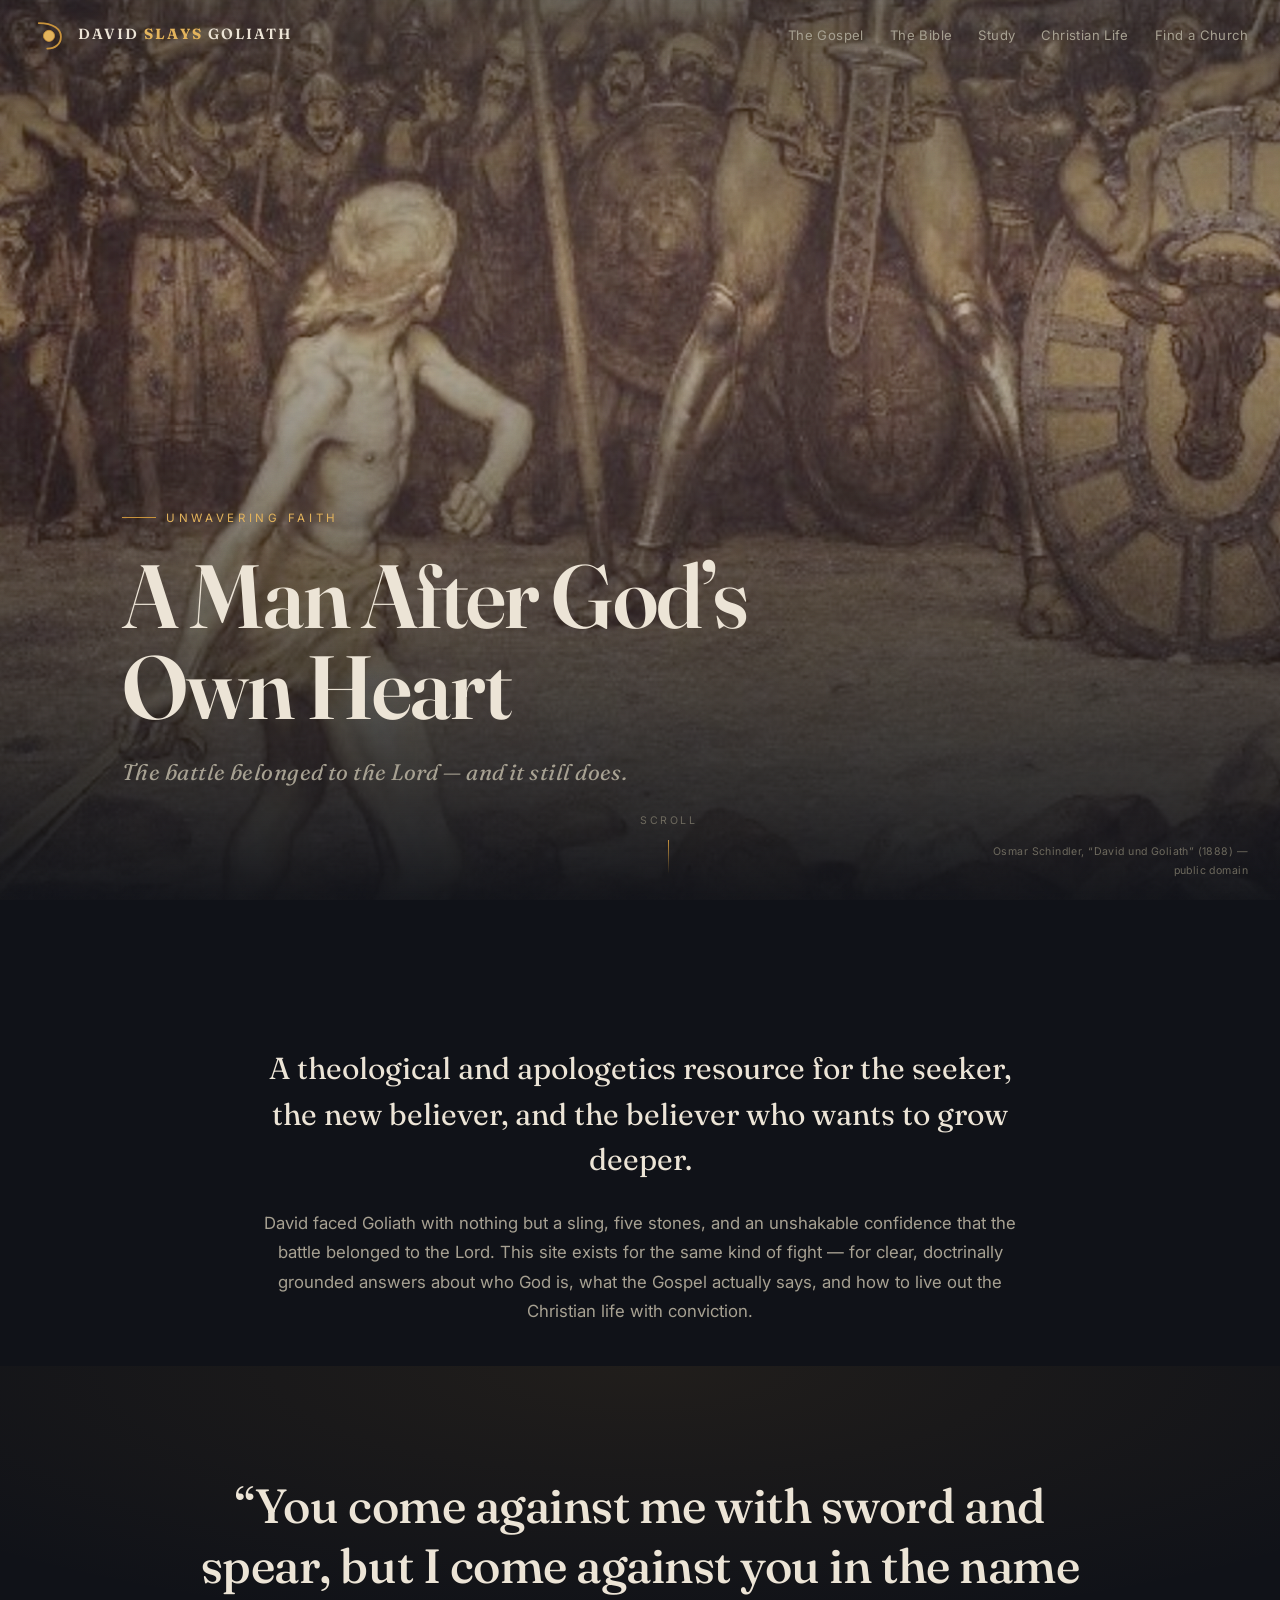
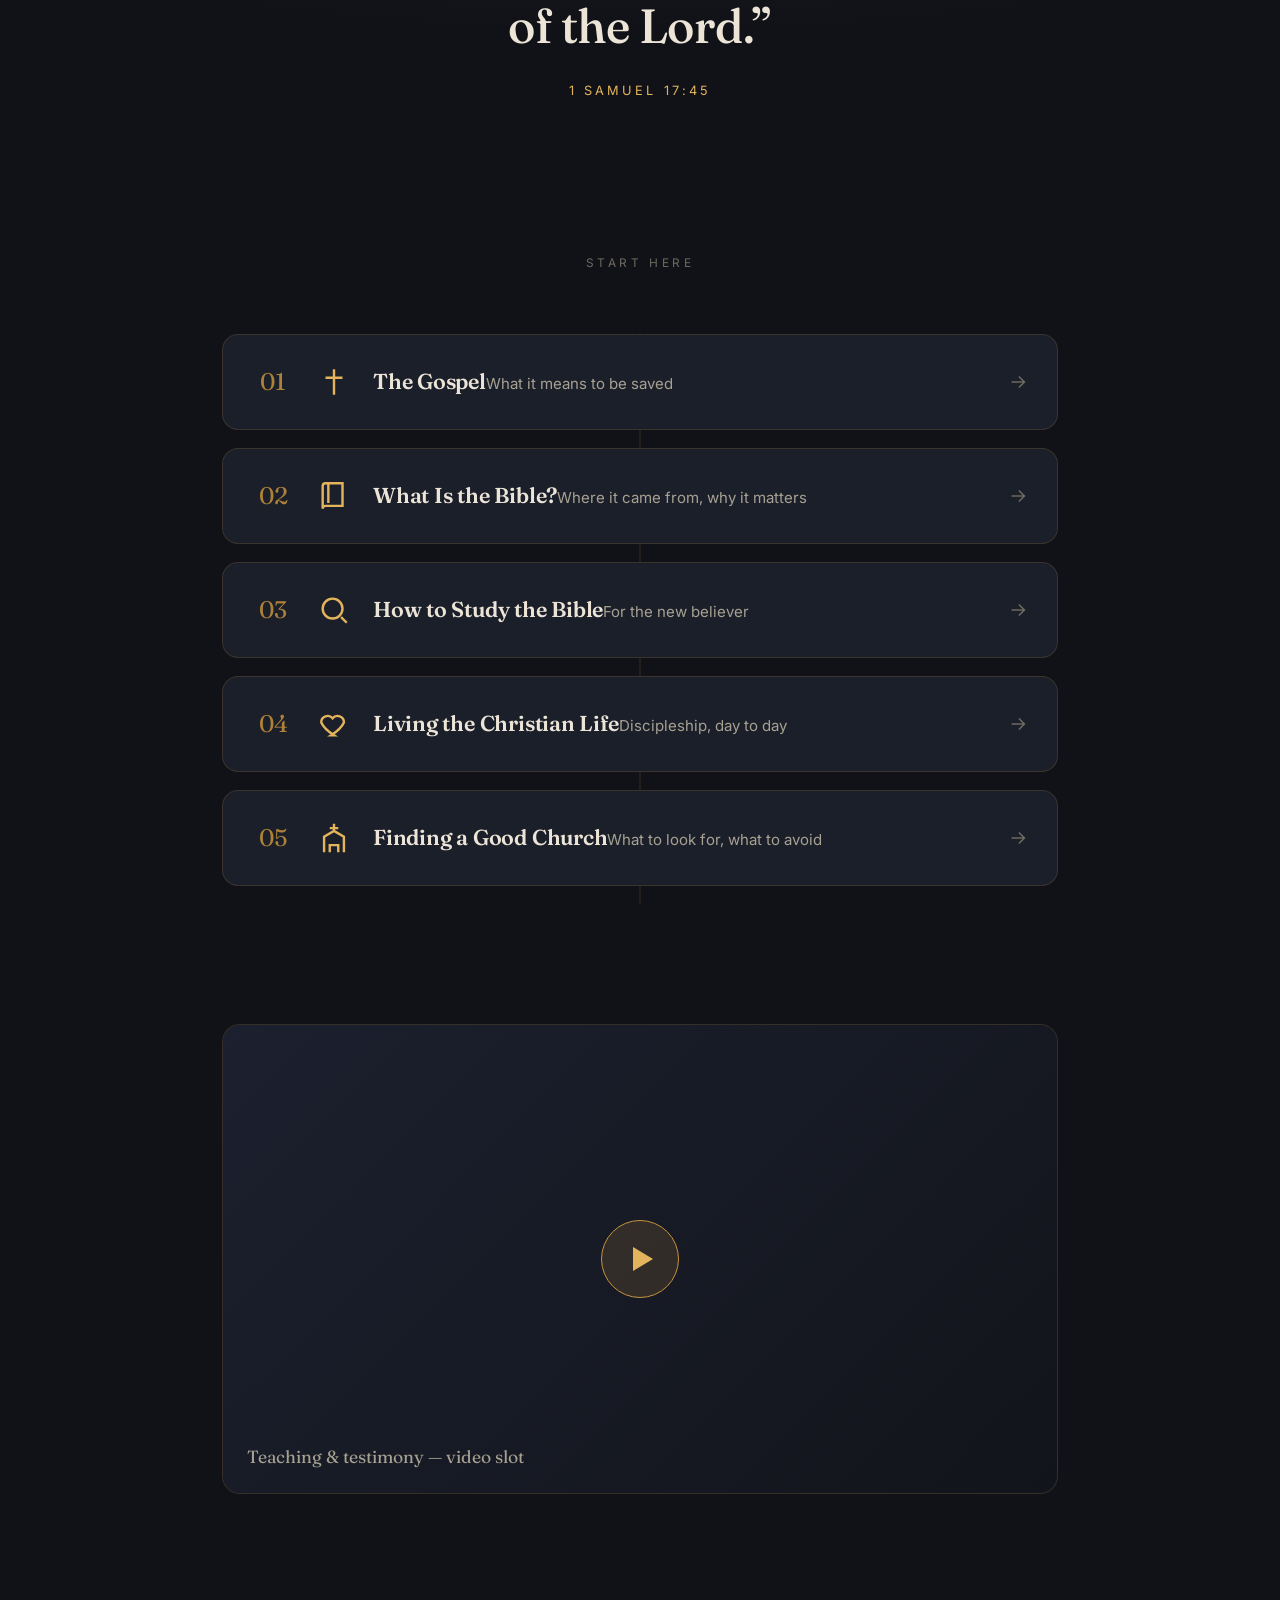
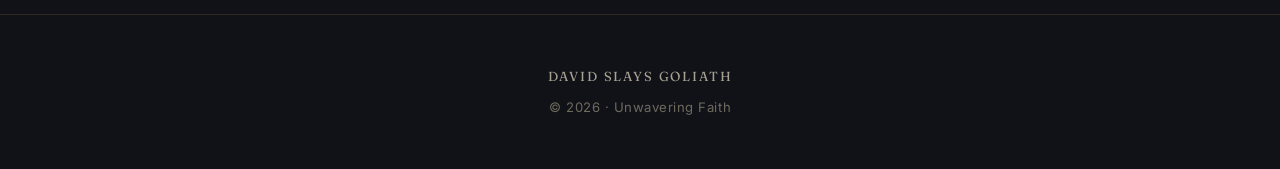
<file: preview-2026.html>
<!DOCTYPE html>
<html lang="en">
<head>
<meta charset="UTF-8">
<meta name="viewport" content="width=device-width, initial-scale=1">
<title>David Slays Goliath — Unwavering Faith</title>
<link rel="preconnect" href="https://fonts.googleapis.com">
<link rel="preconnect" href="https://fonts.gstatic.com" crossorigin>
<link href="https://fonts.googleapis.com/css2?family=Fraunces:opsz,wght@9..144,400;9..144,500;9..144,600;9..144,700&family=Inter:wght@400;500;600&display=swap" rel="stylesheet">
<style>
:root{
  --bg:#101218;         /* near-black slate */
  --bg-2:#161922;
  --panel:#1b1f2a;
  --ink:#ECE4D6;        /* warm off-white */
  --ink-dim:#A7A192;
  --ink-faint:#6E6A5E;
  --gold:#C8933C;       /* struck bronze */
  --gold-bright:#E4B45C;
  --line:rgba(200,147,60,.18);
  --ease:cubic-bezier(.16,1,.3,1);
  --serif:'Fraunces',Georgia,serif;
  --sans:'Inter',system-ui,sans-serif;
}
*{box-sizing:border-box;margin:0}
html{scroll-behavior:smooth}
body{background:var(--bg);color:var(--ink);font-family:var(--sans);line-height:1.75;-webkit-font-smoothing:antialiased;overflow-x:hidden}
h1,h2,h3,.serif{font-family:var(--serif)}
a{color:inherit;text-decoration:none}
img{max-width:100%;display:block}

/* scroll progress line */
.progress{position:fixed;top:0;left:0;height:2px;width:0;background:linear-gradient(90deg,var(--gold),var(--gold-bright));z-index:100;box-shadow:0 0 12px rgba(200,147,60,.6)}

/* header */
.hdr{position:fixed;top:0;left:0;right:0;z-index:80;display:flex;align-items:center;justify-content:space-between;
  padding:18px 32px;transition:background .3s var(--ease),padding .3s var(--ease);}
.hdr.scrolled{background:rgba(16,18,24,.82);backdrop-filter:blur(14px);border-bottom:1px solid var(--line);padding:12px 32px}
.brand{display:flex;align-items:center;gap:12px}
.brand .mark{width:34px;height:34px;flex:none}
.brand .word{font-family:var(--serif);font-weight:600;letter-spacing:.14em;font-size:.92rem;text-transform:uppercase}
.brand .word b{color:var(--gold-bright);font-weight:700}
.hdr nav{display:flex;gap:26px}
.hdr nav a{font-size:.82rem;letter-spacing:.03em;color:var(--ink-dim);transition:color .2s;position:relative}
.hdr nav a:hover{color:var(--ink)}
.hdr nav a::after{content:"";position:absolute;left:0;bottom:-5px;height:1px;width:0;background:var(--gold);transition:width .3s var(--ease)}
.hdr nav a:hover::after{width:100%}
@media(max-width:820px){.hdr nav{display:none}}

/* hero */
.hero{position:relative;height:100vh;min-height:620px;display:flex;flex-direction:column;justify-content:flex-end;overflow:hidden}
.hero-img{position:absolute;inset:0;background:url("assets/hero-david-goliath.jpg") center/cover no-repeat;
  transform:scale(1.02);animation:kenburns 26s var(--ease) forwards;will-change:transform}
@keyframes kenburns{to{transform:scale(1.14) translateY(-2%)}}
.hero-scrim{position:absolute;inset:0;background:
  linear-gradient(180deg,rgba(16,18,24,.55) 0%,rgba(16,18,24,.15) 32%,rgba(16,18,24,.55) 68%,rgba(16,18,24,.97) 100%)}
.hero-grain{position:absolute;inset:0;opacity:.05;mix-blend-mode:overlay;pointer-events:none;
  background-image:url("data:image/svg+xml,%3Csvg xmlns='http://www.w3.org/2000/svg' width='120' height='120'%3E%3Cfilter id='n'%3E%3CfeTurbulence type='fractalNoise' baseFrequency='.8' numOctaves='2'/%3E%3C/filter%3E%3Crect width='100%25' height='100%25' filter='url(%23n)'/%3E%3C/svg%3E")}
.hero-inner{position:relative;max-width:1100px;margin:0 auto;padding:0 32px 12vh;width:100%}
.eyebrow{display:inline-flex;align-items:center;gap:10px;font-size:.72rem;letter-spacing:.32em;text-transform:uppercase;color:var(--gold-bright);margin-bottom:22px;opacity:0;animation:rise .9s var(--ease) .2s forwards}
.eyebrow::before{content:"";width:34px;height:1px;background:var(--gold)}
.hero h1{font-size:clamp(2.6rem,7vw,5.6rem);line-height:1.02;font-weight:600;letter-spacing:-.02em;max-width:14ch;
  opacity:0;filter:blur(12px);animation:blurin 1.1s var(--ease) .35s forwards}
.hero .sub{margin-top:20px;font-size:clamp(1.05rem,2vw,1.4rem);color:var(--ink-dim);letter-spacing:.02em;font-style:italic;font-family:var(--serif);
  opacity:0;animation:rise 1s var(--ease) .7s forwards}
.hero .credit{position:absolute;right:32px;bottom:20px;font-size:.66rem;color:var(--ink-faint);letter-spacing:.04em;max-width:40ch;text-align:right}
.scrollcue{position:absolute;left:50%;bottom:26px;transform:translateX(-50%);color:var(--ink-faint);font-size:.66rem;letter-spacing:.24em;text-transform:uppercase;opacity:0;animation:rise 1s var(--ease) 1.2s forwards}
.scrollcue span{display:block;width:1px;height:34px;background:linear-gradient(var(--gold),transparent);margin:10px auto 0;animation:pulse 2s ease-in-out infinite}

@keyframes blurin{to{opacity:1;filter:blur(0)}}
@keyframes rise{from{opacity:0;transform:translateY(16px)}to{opacity:1;transform:none}}
@keyframes pulse{0%,100%{opacity:.3;transform:scaleY(.6)}50%{opacity:1;transform:scaleY(1)}}

/* intro band */
.intro{max-width:820px;margin:0 auto;padding:120px 32px 40px;text-align:center}
.intro .lead{font-family:var(--serif);font-size:clamp(1.3rem,2.6vw,1.9rem);line-height:1.5;color:var(--ink)}
.intro p{margin-top:26px;color:var(--ink-dim);font-size:1.05rem}

/* verse breather — full-bleed contrast moment */
.verse{padding:110px 32px;text-align:center;background:radial-gradient(120% 100% at 50% 0%,rgba(200,147,60,.09),transparent 60%)}
.verse blockquote{max-width:900px;margin:0 auto;font-family:var(--serif);font-size:clamp(1.6rem,4vw,3rem);line-height:1.25;font-weight:500;letter-spacing:-.01em}
.verse .ref{margin-top:24px;color:var(--gold-bright);font-size:.8rem;letter-spacing:.24em;text-transform:uppercase}

/* topic journey */
.journey{max-width:900px;margin:0 auto;padding:40px 32px 120px;position:relative}
.journey .label{text-align:center;font-size:.74rem;letter-spacing:.3em;text-transform:uppercase;color:var(--ink-faint);margin-bottom:60px}
.spine{position:absolute;left:50%;top:120px;bottom:120px;width:1px;background:linear-gradient(var(--line),var(--line));transform:translateX(-50%)}
@media(max-width:720px){.spine{left:32px}}
.topic{position:relative;display:grid;grid-template-columns:1fr;gap:0;margin-bottom:18px;
  opacity:0;transform:translateY(28px);transition:opacity .7s var(--ease),transform .7s var(--ease)}
.topic.in{opacity:1;transform:none}
.topic a{display:flex;align-items:center;gap:22px;padding:26px 28px;background:var(--panel);border:1px solid var(--line);
  border-radius:16px;transition:transform .35s var(--ease),border-color .35s,box-shadow .35s}
.topic a:hover{transform:translateY(-4px);border-color:rgba(200,147,60,.5);box-shadow:0 20px 50px -20px rgba(0,0,0,.7),0 0 0 1px rgba(200,147,60,.15)}
.topic .num{font-family:var(--serif);font-size:1.5rem;color:var(--gold);width:44px;flex:none;text-align:center;opacity:.85}
.topic .ic{width:34px;height:34px;flex:none;color:var(--gold-bright)}
.topic .ic svg{width:100%;height:100%;fill:none;stroke:currentColor;stroke-width:1.6}
.topic .tx{flex:1;min-width:0}
.topic .tt{font-family:var(--serif);font-size:1.35rem;font-weight:600;letter-spacing:-.01em}
.topic .td{color:var(--ink-dim);font-size:.94rem;margin-top:2px}
.topic .arw{width:22px;height:22px;flex:none;color:var(--ink-faint);transition:transform .3s var(--ease),color .3s}
.topic a:hover .arw{transform:translateX(6px);color:var(--gold-bright)}
.topic .ic svg,.topic .arw svg{stroke:currentColor;fill:none;stroke-width:1.7;width:100%;height:100%}

/* embedded video slot (poster + bronze play) */
.filmstrip{max-width:900px;margin:0 auto 120px;padding:0 32px}
.film{position:relative;border-radius:18px;overflow:hidden;aspect-ratio:16/9;background:var(--bg-2);border:1px solid var(--line);
  display:flex;align-items:center;justify-content:center;cursor:pointer}
.film .poster{position:absolute;inset:0;background:linear-gradient(135deg,#1c2130,#12141a);opacity:.9}
.film .play{position:relative;width:78px;height:78px;border-radius:50%;background:rgba(200,147,60,.15);border:1px solid var(--gold);
  display:flex;align-items:center;justify-content:center;transition:transform .3s var(--ease),background .3s}
.film .play::after{content:"";border-left:20px solid var(--gold-bright);border-top:12px solid transparent;border-bottom:12px solid transparent;margin-left:5px}
.film:hover .play{transform:scale(1.08);background:rgba(200,147,60,.28)}
.film .play::before{content:"";position:absolute;inset:-1px;border-radius:50%;border:1px solid var(--gold);animation:ping 2.4s var(--ease) infinite;opacity:0}
@keyframes ping{0%{transform:scale(1);opacity:.7}100%{transform:scale(1.6);opacity:0}}
.film .cap{position:absolute;bottom:20px;left:24px;font-family:var(--serif);font-size:1.1rem;color:var(--ink-dim)}

/* footer */
footer{border-top:1px solid var(--line);padding:50px 32px;text-align:center;color:var(--ink-faint);font-size:.82rem;letter-spacing:.04em}
footer .fb{font-family:var(--serif);letter-spacing:.14em;text-transform:uppercase;color:var(--ink-dim);margin-bottom:8px}

/* reveal util */
.reveal{opacity:0;transform:translateY(24px);transition:opacity .8s var(--ease),transform .8s var(--ease)}
.reveal.in{opacity:1;transform:none}

@media(prefers-reduced-motion:reduce){
  *{animation:none!important;transition:none!important}
  .hero h1,.eyebrow,.hero .sub,.scrollcue,.reveal,.topic{opacity:1!important;filter:none!important;transform:none!important}
}
</style>
</head>
<body>

<div class="progress" id="progress"></div>

<header class="hdr" id="hdr">
  <a class="brand" href="#top">
    <!-- sling-stone mark: stone (circle) cradled in a sling curve, reads as abstract D -->
    <svg class="mark" viewBox="0 0 40 40" fill="none" xmlns="http://www.w3.org/2000/svg">
      <path d="M8 6 C 26 6, 34 14, 34 22 C 34 31, 27 36, 18 36" stroke="#C8933C" stroke-width="2.2" stroke-linecap="round"/>
      <circle cx="20" cy="21" r="6.5" fill="#E4B45C"/>
      <circle cx="20" cy="21" r="6.5" stroke="#C8933C" stroke-width="1"/>
    </svg>
    <span class="word">David <b>Slays</b> Goliath</span>
  </a>
  <nav>
    <a href="gospel.html">The Gospel</a>
    <a href="what-is-the-bible.html">The Bible</a>
    <a href="studying-the-bible.html">Study</a>
    <a href="christian-life.html">Christian Life</a>
    <a href="finding-a-church.html">Find a Church</a>
  </nav>
</header>

<section class="hero" id="top">
  <div class="hero-img"></div>
  <div class="hero-scrim"></div>
  <div class="hero-grain"></div>
  <div class="hero-inner">
    <span class="eyebrow">Unwavering Faith</span>
    <h1>A Man After God&rsquo;s Own Heart</h1>
    <p class="sub">The battle belonged to the Lord — and it still does.</p>
  </div>
  <span class="credit">Osmar Schindler, &ldquo;David und Goliath&rdquo; (1888) &mdash; public domain</span>
  <div class="scrollcue">Scroll<span></span></div>
</section>

<section class="intro reveal">
  <p class="lead">A theological and apologetics resource for the seeker, the new believer, and the believer who wants to grow deeper.</p>
  <p>David faced Goliath with nothing but a sling, five stones, and an unshakable confidence that the battle belonged to the Lord. This site exists for the same kind of fight &mdash; for clear, doctrinally grounded answers about who God is, what the Gospel actually says, and how to live out the Christian life with conviction.</p>
</section>

<section class="verse reveal">
  <blockquote>&ldquo;You come against me with sword and spear, but I come against you in the name of the Lord.&rdquo;</blockquote>
  <div class="ref">1 Samuel 17:45</div>
</section>

<section class="journey" id="start">
  <div class="label reveal">Start Here</div>
  <div class="spine"></div>

  <div class="topic"><a href="gospel.html">
    <span class="num">01</span>
    <span class="ic"><svg viewBox="0 0 24 24"><path d="M12 3v18M6 9h12"/></svg></span>
    <span class="tx"><span class="tt">The Gospel</span><span class="td">What it means to be saved</span></span>
    <span class="arw"><svg viewBox="0 0 24 24"><path d="M5 12h14M13 6l6 6-6 6"/></svg></span>
  </a></div>

  <div class="topic"><a href="what-is-the-bible.html">
    <span class="num">02</span>
    <span class="ic"><svg viewBox="0 0 24 24"><path d="M4 5a2 2 0 012-2h12v16H6a2 2 0 00-2 2zM8 3v14"/></svg></span>
    <span class="tx"><span class="tt">What Is the Bible?</span><span class="td">Where it came from, why it matters</span></span>
    <span class="arw"><svg viewBox="0 0 24 24"><path d="M5 12h14M13 6l6 6-6 6"/></svg></span>
  </a></div>

  <div class="topic"><a href="studying-the-bible.html">
    <span class="num">03</span>
    <span class="ic"><svg viewBox="0 0 24 24"><circle cx="11" cy="11" r="7"/><path d="M21 21l-4-4"/></svg></span>
    <span class="tx"><span class="tt">How to Study the Bible</span><span class="td">For the new believer</span></span>
    <span class="arw"><svg viewBox="0 0 24 24"><path d="M5 12h14M13 6l6 6-6 6"/></svg></span>
  </a></div>

  <div class="topic"><a href="christian-life.html">
    <span class="num">04</span>
    <span class="ic"><svg viewBox="0 0 24 24"><path d="M12 20s-7-4.5-9-9a4.5 4.5 0 018-3 4.5 4.5 0 018 3c-2 4.5-9 9-9 9z"/></svg></span>
    <span class="tx"><span class="tt">Living the Christian Life</span><span class="td">Discipleship, day to day</span></span>
    <span class="arw"><svg viewBox="0 0 24 24"><path d="M5 12h14M13 6l6 6-6 6"/></svg></span>
  </a></div>

  <div class="topic"><a href="finding-a-church.html">
    <span class="num">05</span>
    <span class="ic"><svg viewBox="0 0 24 24"><path d="M12 2v6M9 5h6M5 22V11l7-4 7 4v11M9 22v-5h6v5"/></svg></span>
    <span class="tx"><span class="tt">Finding a Good Church</span><span class="td">What to look for, what to avoid</span></span>
    <span class="arw"><svg viewBox="0 0 24 24"><path d="M5 12h14M13 6l6 6-6 6"/></svg></span>
  </a></div>
</section>

<div class="filmstrip reveal">
  <div class="film" onclick="this.classList.add('playing')">
    <div class="poster"></div>
    <div class="play"></div>
    <div class="cap">Teaching &amp; testimony — video slot</div>
  </div>
</div>

<footer>
  <div class="fb">David Slays Goliath</div>
  &copy; 2026 &middot; Unwavering Faith
</footer>

<script>
// header shrink + scroll progress
const hdr=document.getElementById('hdr'),prog=document.getElementById('progress');
addEventListener('scroll',()=>{
  hdr.classList.toggle('scrolled',scrollY>40);
  const h=document.documentElement;
  prog.style.width=(h.scrollTop/(h.scrollHeight-h.clientHeight)*100)+'%';
},{passive:true});

// hero parallax
const heroImg=document.querySelector('.hero-img');
addEventListener('scroll',()=>{const y=scrollY;if(y<window.innerHeight)heroImg.style.transform=`scale(1.14) translateY(${y*0.15}px)`;},{passive:true});

// scroll reveals (topics stagger)
const io=new IntersectionObserver((es)=>es.forEach(e=>{if(e.isIntersecting){e.target.classList.add('in');io.unobserve(e.target)}}),{threshold:.15});
document.querySelectorAll('.reveal').forEach(el=>io.observe(el));
document.querySelectorAll('.topic').forEach((el,i)=>{el.style.transitionDelay=(i*90)+'ms';io.observe(el)});
</script>
</body>
</html>
</file>
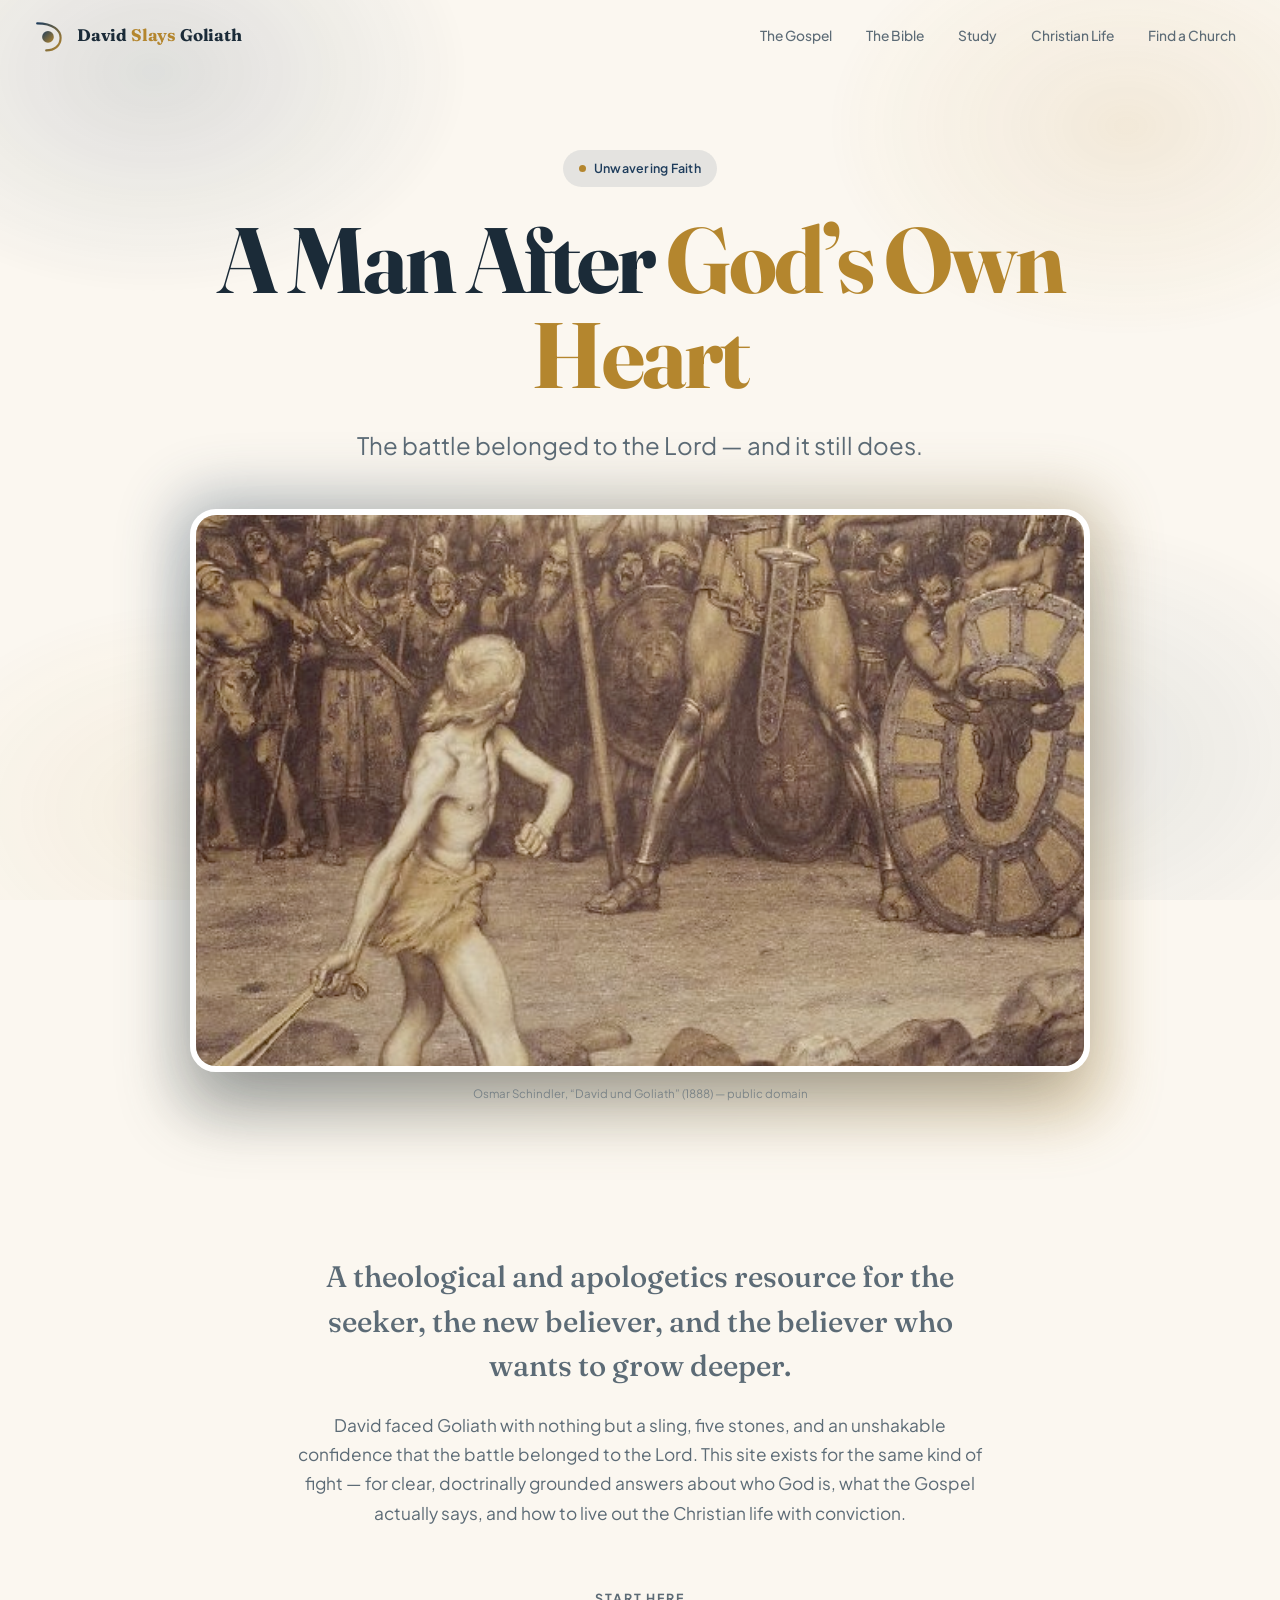
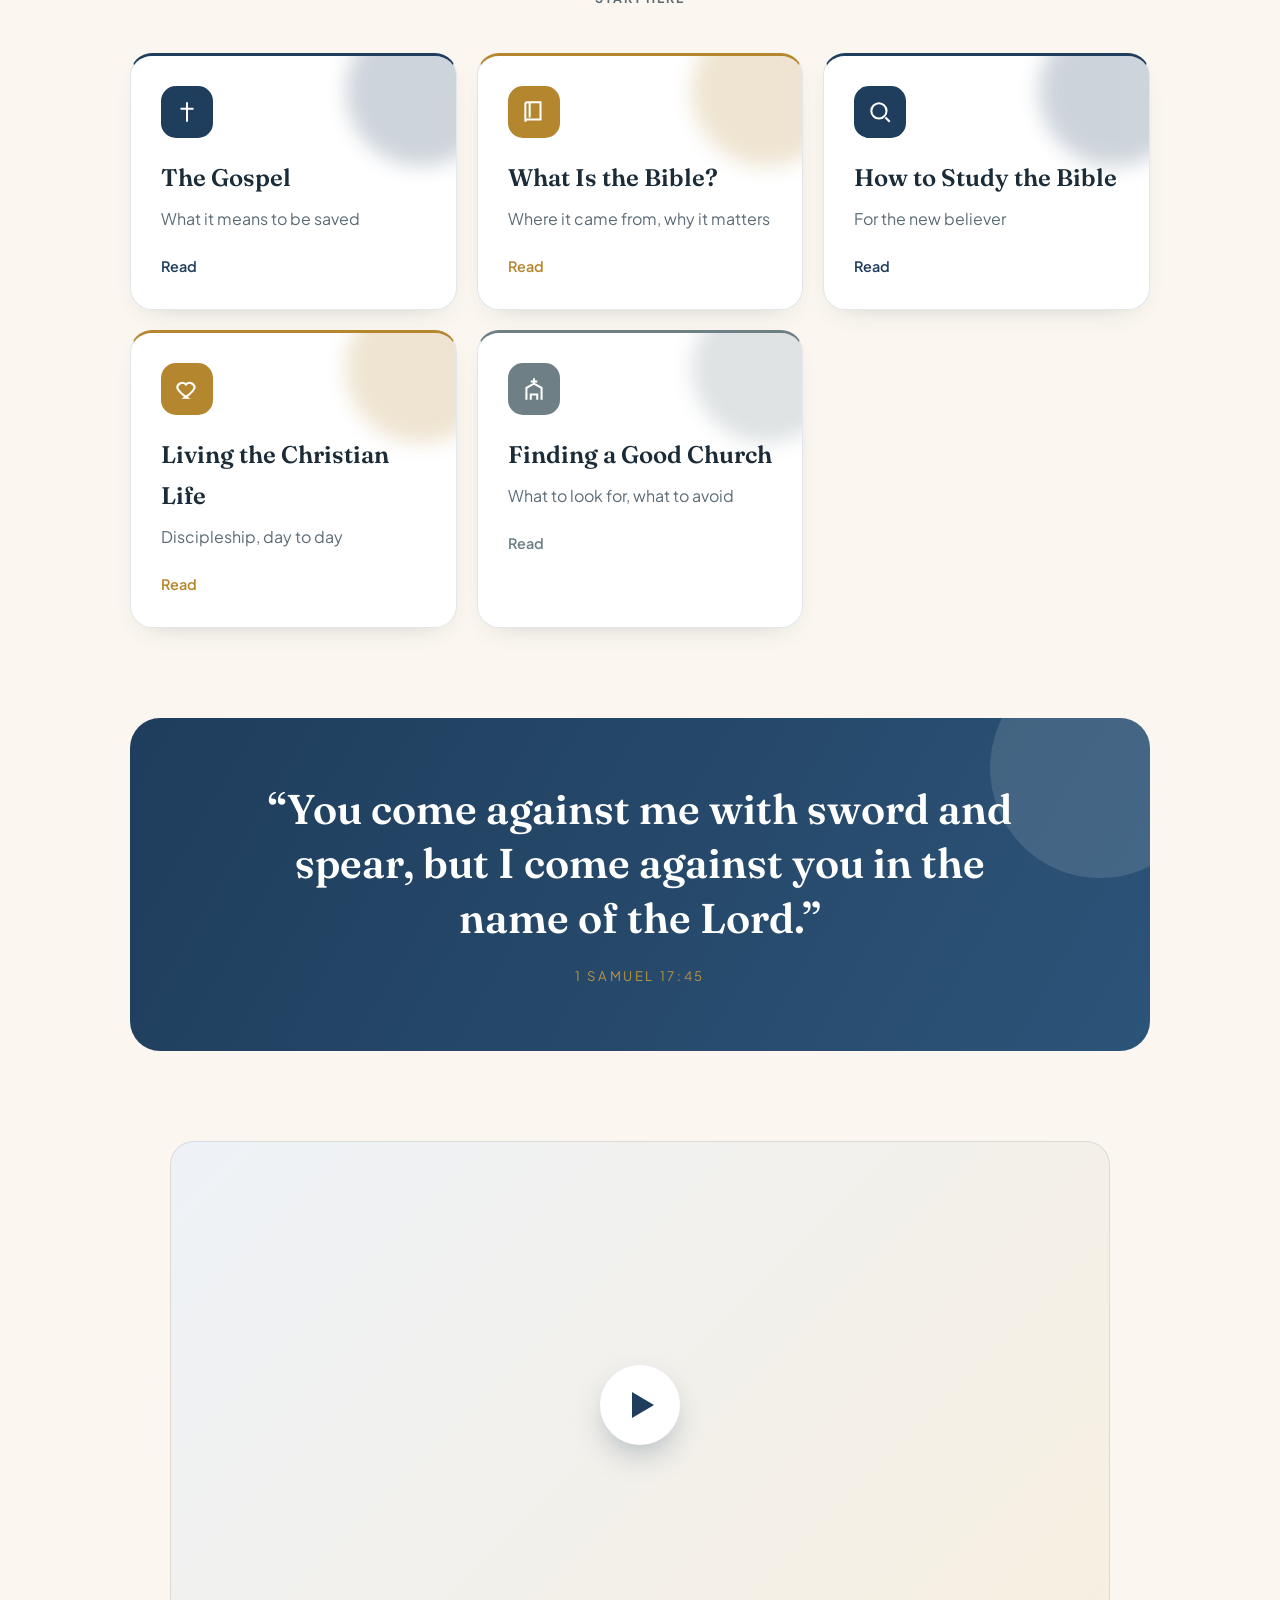
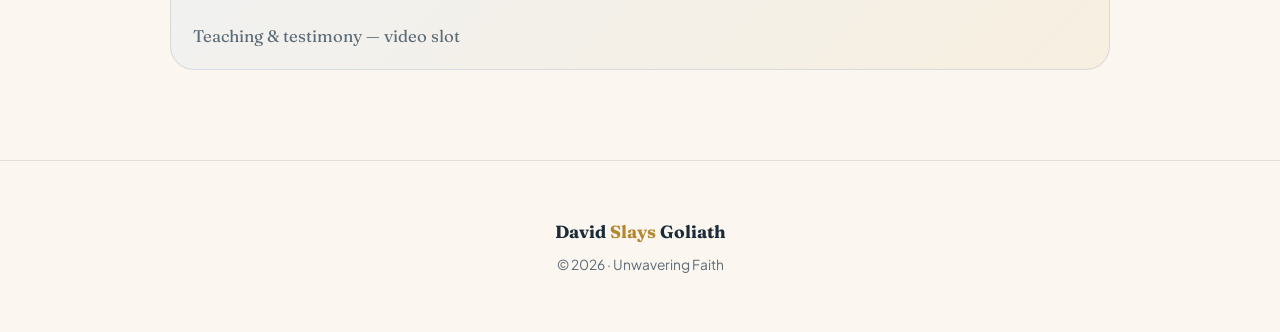
<file: preview-bright-2026.html>
<!DOCTYPE html>
<html lang="en">
<head>
<meta charset="UTF-8">
<meta name="viewport" content="width=device-width, initial-scale=1">
<title>David Slays Goliath — Unwavering Faith</title>
<link rel="preconnect" href="https://fonts.googleapis.com">
<link rel="preconnect" href="https://fonts.gstatic.com" crossorigin>
<link href="https://fonts.googleapis.com/css2?family=Fraunces:opsz,wght@9..144,500;9..144,600;9..144,700&family=Plus+Jakarta+Sans:wght@400;500;600;700&display=swap" rel="stylesheet">
<style>
:root{
  --paper:#FBF7F0;        /* warm cream */
  --paper-2:#FFFFFF;
  --ink:#1B2B38;          /* deep slate — reads on cream */
  --ink-dim:#5C6B76;
  --navy:#1F3D5C;         /* deep dignified blue — the primary */
  --navy-2:#2C5478;
  --gold:#B4862E;         /* warm scriptural gold — the accent */
  --gold-bright:#CB9C3E;
  --stone:#6E7F86;        /* muted slate-stone — quiet third */
  --line:rgba(31,61,92,.12);
  --ease:cubic-bezier(.16,1,.3,1);
  --serif:'Fraunces',Georgia,serif;--sans:'Plus Jakarta Sans',system-ui,sans-serif;
}
*{box-sizing:border-box;margin:0}
html{scroll-behavior:smooth}
body{background:var(--paper);color:var(--ink);font-family:var(--sans);line-height:1.7;-webkit-font-smoothing:antialiased;overflow-x:hidden}
h1,h2,h3,.serif{font-family:var(--serif)}
a{color:inherit;text-decoration:none}
img{max-width:100%;display:block}

.progress{position:fixed;top:0;left:0;height:3px;width:0;z-index:100;background:linear-gradient(90deg,var(--navy),var(--gold))}

/* soft mesh background — navy + gold only, dignified */
.mesh{position:fixed;inset:0;z-index:-1;pointer-events:none;opacity:.8;
  background:
    radial-gradient(42% 42% at 12% 8%,rgba(31,61,92,.16),transparent 60%),
    radial-gradient(40% 40% at 88% 14%,rgba(180,134,46,.14),transparent 60%),
    radial-gradient(46% 46% at 82% 84%,rgba(31,61,92,.12),transparent 60%),
    radial-gradient(40% 40% at 15% 90%,rgba(180,134,46,.10),transparent 60%)}

/* header */
.hdr{position:fixed;top:0;left:0;right:0;z-index:80;display:flex;align-items:center;justify-content:space-between;padding:16px 30px;transition:.3s var(--ease)}
.hdr.scrolled{background:rgba(251,247,240,.8);backdrop-filter:blur(14px);border-bottom:1px solid var(--line);padding:11px 30px}
.brand{display:flex;align-items:center;gap:11px}
.brand .mark{width:36px;height:36px;flex:none}
.brand .word{font-family:var(--serif);font-weight:700;font-size:1.05rem;letter-spacing:-.01em}
.brand .word b{color:var(--gold);font-weight:700}
.hdr nav{display:flex;gap:6px}
.hdr nav a{font-size:.86rem;font-weight:500;color:var(--ink-dim);padding:8px 14px;border-radius:99px;transition:.2s}
.hdr nav a:hover{color:var(--navy);background:rgba(31,61,92,.06)}
@media(max-width:900px){.hdr nav{display:none}}

/* hero */
.hero{padding:150px 30px 40px;max-width:1120px;margin:0 auto;text-align:center;position:relative}
.pill{display:inline-flex;align-items:center;gap:8px;font-size:.78rem;font-weight:600;letter-spacing:.02em;color:var(--navy);
  background:rgba(31,61,92,.10);padding:8px 16px;border-radius:99px;margin-bottom:26px;opacity:0;animation:rise .8s var(--ease) .1s forwards}
.pill .dot{width:7px;height:7px;border-radius:50%;background:var(--gold)}
.hero h1{font-size:clamp(2.8rem,7.5vw,5.8rem);line-height:1.02;font-weight:700;letter-spacing:-.03em;max-width:16ch;margin:0 auto;color:var(--ink);
  opacity:0;animation:rise 1s var(--ease) .25s forwards}
.hero h1 .grad{color:var(--gold)}
.hero .sub{margin-top:22px;font-size:clamp(1.1rem,2.2vw,1.5rem);color:var(--ink-dim);max-width:40ch;margin-inline:auto;
  opacity:0;animation:rise 1s var(--ease) .45s forwards}
@keyframes rise{from{opacity:0;transform:translateY(20px)}to{opacity:1;transform:none}}

/* hero image — framed, bright, floating */
.frame{max-width:900px;margin:44px auto 0;position:relative;opacity:0;animation:rise 1.1s var(--ease) .6s forwards}
.frame .glow{position:absolute;inset:-14px;border-radius:34px;background:linear-gradient(120deg,var(--navy),var(--gold));filter:blur(30px);opacity:.34}
.frame .pic{position:relative;border-radius:26px;overflow:hidden;aspect-ratio:16/10;box-shadow:0 30px 70px -24px rgba(34,48,58,.4);border:6px solid #fff}
.frame .pic img{width:100%;height:100%;object-fit:cover;transform:scale(1.03);animation:drift 24s var(--ease) infinite alternate}
@keyframes drift{to{transform:scale(1.12)}}
.frame .credit{margin-top:12px;font-size:.72rem;color:var(--ink-dim);opacity:.7}

/* intro */
.intro{max-width:760px;margin:0 auto;padding:90px 30px 30px;text-align:center}
.intro .lead{font-family:var(--serif);font-size:clamp(1.35rem,2.6vw,1.85rem);line-height:1.5;font-weight:500}
.intro p{margin-top:22px;color:var(--ink-dim);font-size:1.08rem}

/* colorful topic cards */
.topics{max-width:1080px;margin:0 auto;padding:30px 30px 90px}
.topics .lbl{text-align:center;font-size:.78rem;font-weight:700;letter-spacing:.16em;text-transform:uppercase;color:var(--ink-dim);margin-bottom:44px}
.grid{display:grid;grid-template-columns:repeat(auto-fit,minmax(300px,1fr));gap:20px}
.card{position:relative;border-radius:22px;padding:30px;background:var(--paper-2);border:1px solid var(--line);overflow:hidden;
  box-shadow:0 10px 30px -18px rgba(34,48,58,.3);transition:transform .35s var(--ease),box-shadow .35s;
  opacity:0;transform:translateY(30px)}
.card.in{opacity:1;transform:none}
.card:hover{transform:translateY(-8px);box-shadow:0 26px 50px -20px rgba(34,48,58,.4)}
.card .tint{position:absolute;top:-40px;right:-40px;width:150px;height:150px;border-radius:50%;filter:blur(10px);opacity:.22;transition:.4s var(--ease)}
.card:hover .tint{transform:scale(1.5);opacity:.32}
.card .ic{width:52px;height:52px;border-radius:15px;display:grid;place-items:center;margin-bottom:20px;position:relative}
.card .ic svg{width:26px;height:26px;fill:none;stroke:#fff;stroke-width:1.9}
.card .tt{font-family:var(--serif);font-size:1.5rem;font-weight:600;position:relative}
.card .td{color:var(--ink-dim);margin-top:6px;font-size:1rem;position:relative}
.card .go{margin-top:22px;display:inline-flex;align-items:center;gap:8px;font-weight:600;font-size:.9rem;position:relative;transition:gap .3s var(--ease)}
.card:hover .go{gap:14px}
.card .go svg{width:16px;height:16px;fill:none;stroke-width:2.2}
/* per-card colors — navy / gold / stone, dignified rotation (no rainbow) */
.c1{--c:var(--navy)} .c2{--c:var(--gold)} .c3{--c:var(--navy)} .c4{--c:var(--gold)} .c5{--c:var(--stone)}
.card .ic{background:var(--c)} .card .tint{background:var(--c)} .card .go{color:var(--c)}
.card{border-top:3px solid var(--c)}

/* verse band — colorful */
.verse{margin:0 auto 90px;max-width:1020px;padding:64px 40px;border-radius:30px;text-align:center;
  background:linear-gradient(120deg,var(--navy),var(--navy-2));color:#fff;position:relative;overflow:hidden}
.verse blockquote{color:#fff}
.verse .ref{color:var(--gold-bright)}
.verse::after{content:"";position:absolute;top:-60px;right:-60px;width:220px;height:220px;border-radius:50%;background:rgba(255,255,255,.12)}
.verse blockquote{font-family:var(--serif);font-size:clamp(1.5rem,3.6vw,2.6rem);line-height:1.3;font-weight:600;max-width:800px;margin:0 auto;position:relative}
.verse .ref{margin-top:20px;font-size:.82rem;letter-spacing:.2em;text-transform:uppercase;opacity:.9}

/* video slot */
.filmwrap{max-width:1000px;margin:0 auto 90px;padding:0 30px}
.film{position:relative;border-radius:24px;overflow:hidden;aspect-ratio:16/9;
  background:linear-gradient(135deg,#eef2f7,#f7efe0);display:grid;place-items:center;cursor:pointer;border:1px solid var(--line)}
.film .play{width:80px;height:80px;border-radius:50%;background:#fff;display:grid;place-items:center;box-shadow:0 14px 34px -10px rgba(31,61,92,.4);transition:transform .3s var(--ease)}
.film:hover .play{transform:scale(1.1)}
.film .play::after{content:"";border-left:22px solid var(--navy);border-top:13px solid transparent;border-bottom:13px solid transparent;margin-left:6px}
.film .cap{position:absolute;bottom:18px;left:22px;font-family:var(--serif);font-size:1.05rem;color:var(--ink-dim)}

footer{padding:56px 30px;text-align:center;color:var(--ink-dim);font-size:.86rem;border-top:1px solid var(--line)}
footer .fb{font-family:var(--serif);font-weight:700;font-size:1.1rem;color:var(--ink);margin-bottom:6px}
footer .fb b{color:var(--gold)}

@media(prefers-reduced-motion:reduce){*{animation:none!important;transition:none!important}.card,.pill,.hero h1,.hero .sub,.frame{opacity:1!important;transform:none!important}}
</style>
</head>
<body>
<div class="mesh"></div>
<div class="progress" id="progress"></div>

<header class="hdr" id="hdr">
  <a class="brand" href="#top">
    <svg class="mark" viewBox="0 0 40 40" fill="none">
      <defs><linearGradient id="g" x1="0" y1="0" x2="1" y2="1"><stop offset="0" stop-color="#1F3D5C"/><stop offset="1" stop-color="#B4862E"/></linearGradient></defs>
      <path d="M8 6 C 26 6, 34 14, 34 22 C 34 31, 27 36, 18 36" stroke="url(#g)" stroke-width="2.4" stroke-linecap="round"/>
      <circle cx="20" cy="21" r="6.5" fill="url(#g)"/>
    </svg>
    <span class="word">David <b>Slays</b> Goliath</span>
  </a>
  <nav>
    <a href="gospel.html">The Gospel</a>
    <a href="what-is-the-bible.html">The Bible</a>
    <a href="studying-the-bible.html">Study</a>
    <a href="christian-life.html">Christian Life</a>
    <a href="finding-a-church.html">Find a Church</a>
  </nav>
</header>

<section class="hero" id="top">
  <span class="pill"><span class="dot"></span> Unwavering Faith</span>
  <h1>A Man After <span class="grad">God&rsquo;s Own Heart</span></h1>
  <p class="sub">The battle belonged to the Lord — and it still does.</p>
  <div class="frame">
    <div class="glow"></div>
    <div class="pic"><img src="assets/hero-david-goliath.jpg" alt="David and Goliath"></div>
    <div class="credit">Osmar Schindler, &ldquo;David und Goliath&rdquo; (1888) — public domain</div>
  </div>
</section>

<section class="intro">
  <p class="lead">A theological and apologetics resource for the seeker, the new believer, and the believer who wants to grow deeper.</p>
  <p>David faced Goliath with nothing but a sling, five stones, and an unshakable confidence that the battle belonged to the Lord. This site exists for the same kind of fight &mdash; for clear, doctrinally grounded answers about who God is, what the Gospel actually says, and how to live out the Christian life with conviction.</p>
</section>

<section class="topics">
  <div class="lbl">Start Here</div>
  <div class="grid">
    <a class="card c1" href="gospel.html">
      <span class="tint"></span>
      <span class="ic"><svg viewBox="0 0 24 24"><path d="M12 3v18M6 9h12"/></svg></span>
      <div class="tt">The Gospel</div><div class="td">What it means to be saved</div>
      <span class="go">Read <svg viewBox="0 0 24 24"><path d="M5 12h14M13 6l6 6-6 6"/></svg></span>
    </a>
    <a class="card c2" href="what-is-the-bible.html">
      <span class="tint"></span>
      <span class="ic"><svg viewBox="0 0 24 24"><path d="M4 5a2 2 0 012-2h12v16H6a2 2 0 00-2 2zM8 3v14"/></svg></span>
      <div class="tt">What Is the Bible?</div><div class="td">Where it came from, why it matters</div>
      <span class="go">Read <svg viewBox="0 0 24 24"><path d="M5 12h14M13 6l6 6-6 6"/></svg></span>
    </a>
    <a class="card c3" href="studying-the-bible.html">
      <span class="tint"></span>
      <span class="ic"><svg viewBox="0 0 24 24"><circle cx="11" cy="11" r="7"/><path d="M21 21l-4-4"/></svg></span>
      <div class="tt">How to Study the Bible</div><div class="td">For the new believer</div>
      <span class="go">Read <svg viewBox="0 0 24 24"><path d="M5 12h14M13 6l6 6-6 6"/></svg></span>
    </a>
    <a class="card c4" href="christian-life.html">
      <span class="tint"></span>
      <span class="ic"><svg viewBox="0 0 24 24"><path d="M12 20s-7-4.5-9-9a4.5 4.5 0 018-3 4.5 4.5 0 018 3c-2 4.5-9 9-9 9z"/></svg></span>
      <div class="tt">Living the Christian Life</div><div class="td">Discipleship, day to day</div>
      <span class="go">Read <svg viewBox="0 0 24 24"><path d="M5 12h14M13 6l6 6-6 6"/></svg></span>
    </a>
    <a class="card c5" href="finding-a-church.html">
      <span class="tint"></span>
      <span class="ic"><svg viewBox="0 0 24 24"><path d="M12 2v6M9 5h6M5 22V11l7-4 7 4v11M9 22v-5h6v5"/></svg></span>
      <div class="tt">Finding a Good Church</div><div class="td">What to look for, what to avoid</div>
      <span class="go">Read <svg viewBox="0 0 24 24"><path d="M5 12h14M13 6l6 6-6 6"/></svg></span>
    </a>
  </div>
</section>

<div style="padding:0 30px">
  <section class="verse">
    <blockquote>&ldquo;You come against me with sword and spear, but I come against you in the name of the Lord.&rdquo;</blockquote>
    <div class="ref">1 Samuel 17:45</div>
  </section>
</div>

<div class="filmwrap">
  <div class="film" onclick="this.classList.add('playing')">
    <div class="play"></div>
    <div class="cap">Teaching &amp; testimony — video slot</div>
  </div>
</div>

<footer>
  <div class="fb">David <b>Slays</b> Goliath</div>
  &copy; 2026 &middot; Unwavering Faith
</footer>

<script>
const hdr=document.getElementById('hdr'),prog=document.getElementById('progress');
addEventListener('scroll',()=>{hdr.classList.toggle('scrolled',scrollY>40);const h=document.documentElement;prog.style.width=(h.scrollTop/(h.scrollHeight-h.clientHeight)*100)+'%';},{passive:true});
const io=new IntersectionObserver(es=>es.forEach(e=>{if(e.isIntersecting){e.target.classList.add('in');io.unobserve(e.target)}}),{threshold:.15});
document.querySelectorAll('.card').forEach((c,i)=>{c.style.transitionDelay=(i*80)+'ms';io.observe(c)});
</script>
</body>
</html>
</file>
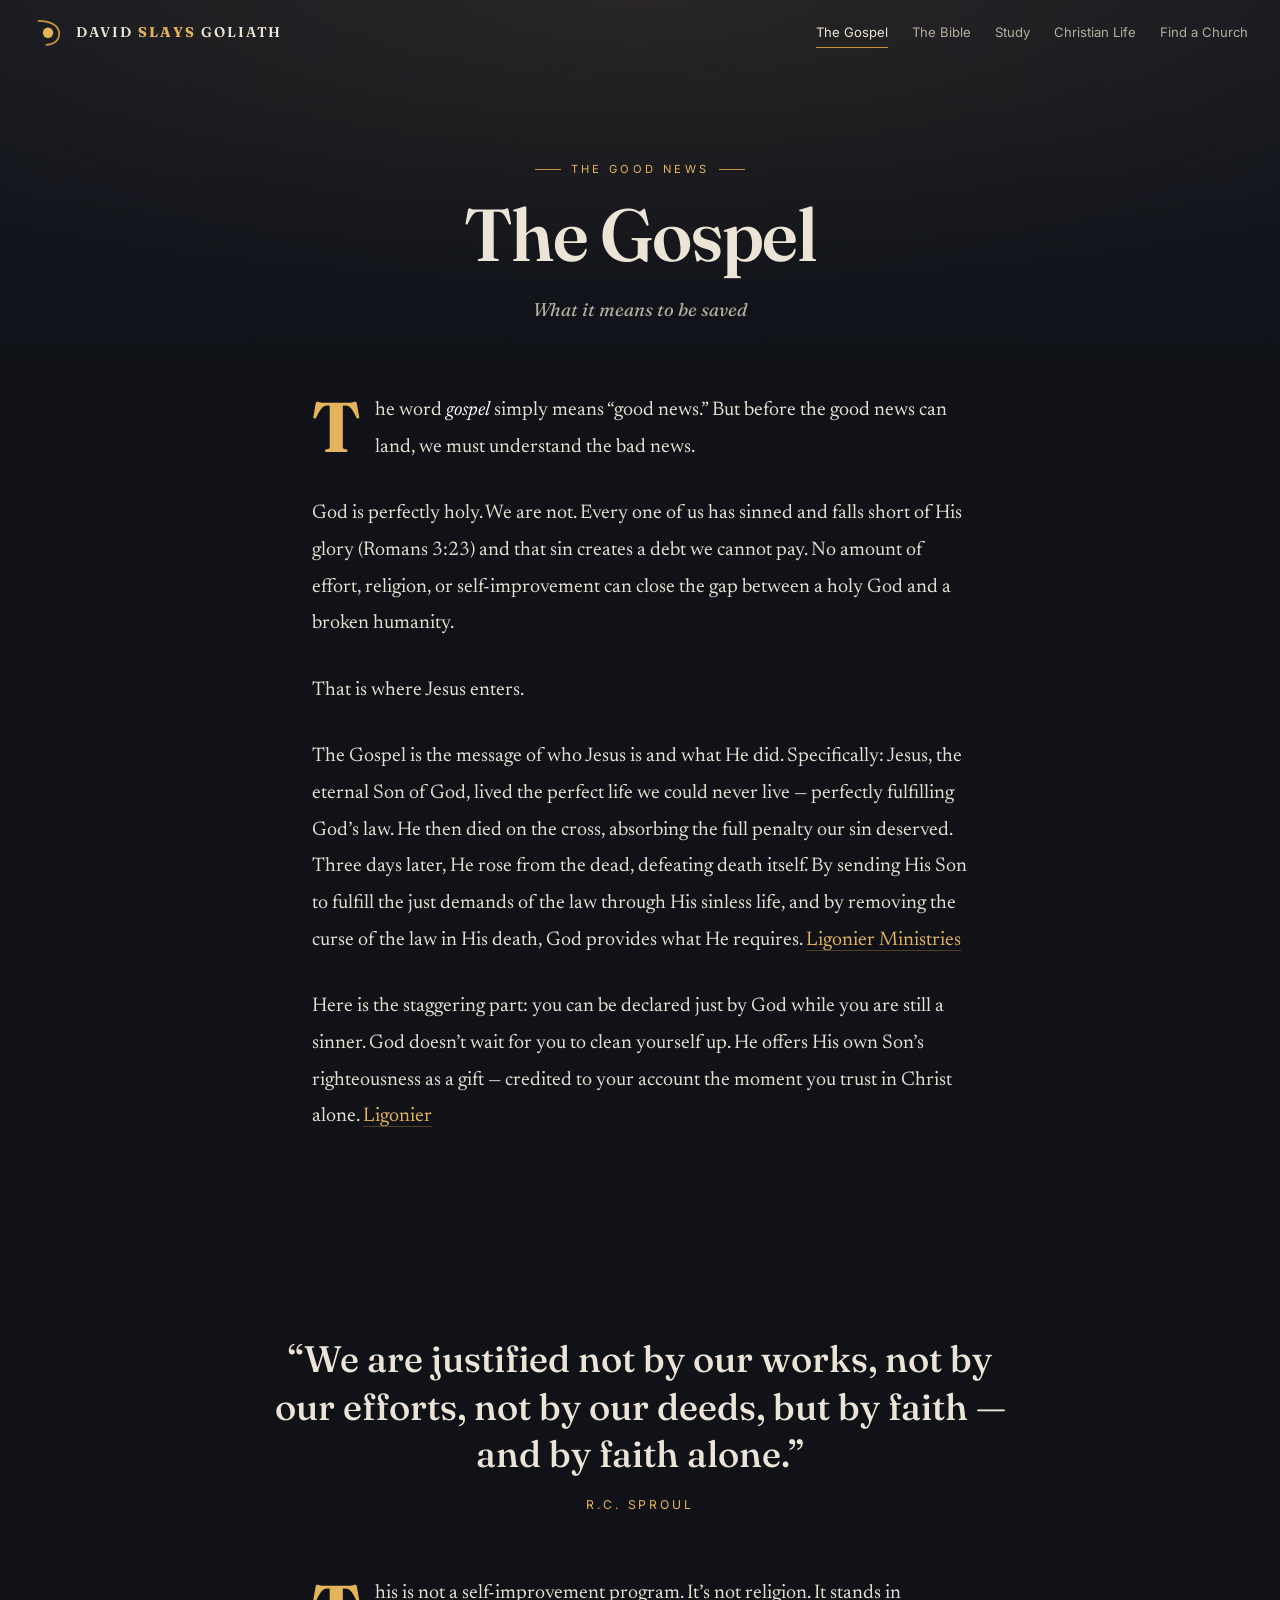
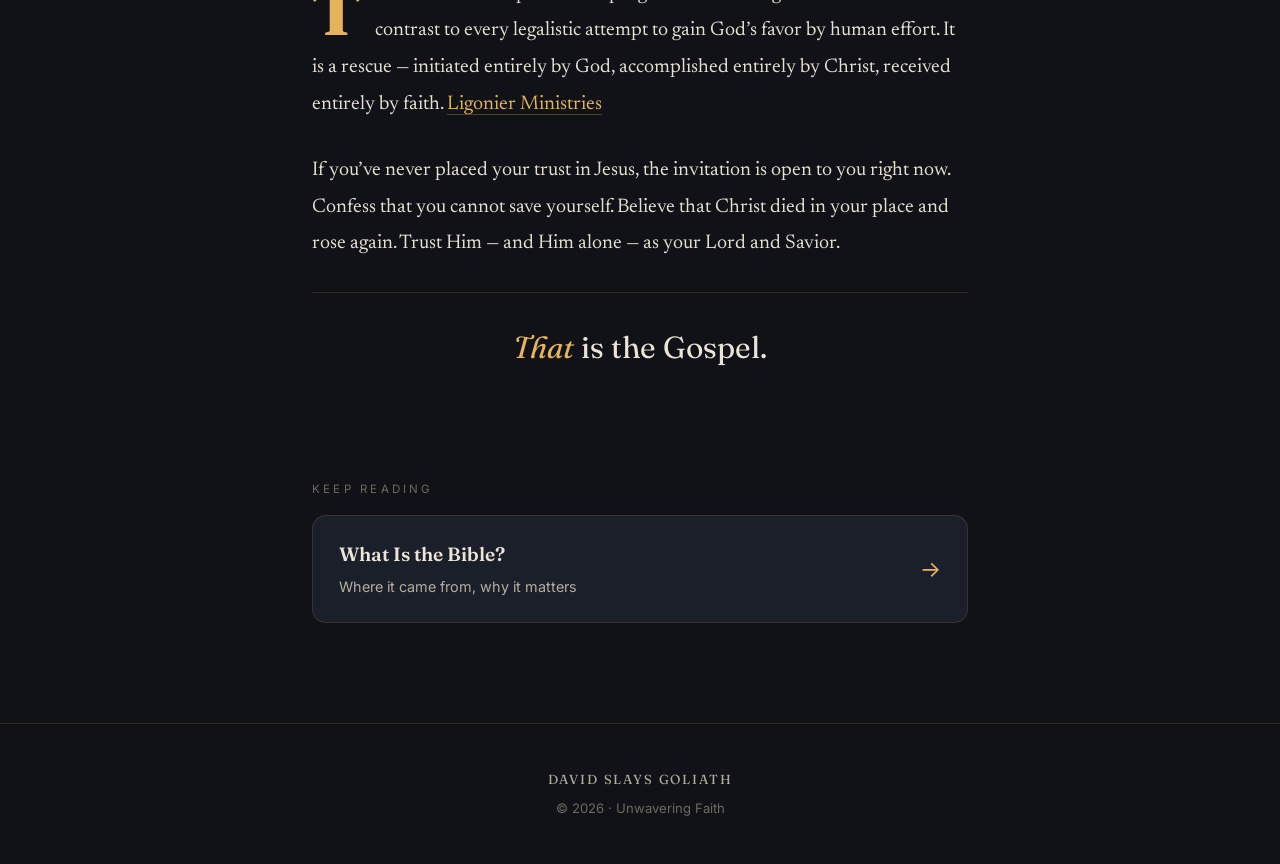
<file: preview-gospel-2026.html>
<!DOCTYPE html>
<html lang="en">
<head>
<meta charset="UTF-8">
<meta name="viewport" content="width=device-width, initial-scale=1">
<title>The Gospel — David Slays Goliath</title>
<link rel="preconnect" href="https://fonts.googleapis.com">
<link rel="preconnect" href="https://fonts.gstatic.com" crossorigin>
<link href="https://fonts.googleapis.com/css2?family=Fraunces:opsz,ital,wght@9..144,0,400;9..144,0,500;9..144,0,600;9..144,0,700;9..144,1,400&family=Newsreader:ital,opsz,wght@0,6..72,400;0,6..72,500;1,6..72,400&family=Inter:wght@400;500;600&display=swap" rel="stylesheet">
<style>
:root{
  --bg:#101218;--bg-2:#161922;--panel:#1b1f2a;
  --ink:#ECE4D6;--ink-dim:#B4AE9E;--ink-faint:#6E6A5E;
  --gold:#C8933C;--gold-bright:#E4B45C;--line:rgba(200,147,60,.18);
  --ease:cubic-bezier(.16,1,.3,1);
  --serif:'Fraunces',Georgia,serif;--read:'Newsreader',Georgia,serif;--sans:'Inter',system-ui,sans-serif;
}
*{box-sizing:border-box;margin:0}
html{scroll-behavior:smooth}
body{background:var(--bg);color:var(--ink);font-family:var(--sans);line-height:1.75;-webkit-font-smoothing:antialiased;overflow-x:hidden}
a{color:var(--gold-bright);text-decoration:none}

.progress{position:fixed;top:0;left:0;height:2px;width:0;background:linear-gradient(90deg,var(--gold),var(--gold-bright));z-index:100;box-shadow:0 0 12px rgba(200,147,60,.6)}

/* header (same system as home) */
.hdr{position:fixed;top:0;left:0;right:0;z-index:80;display:flex;align-items:center;justify-content:space-between;padding:16px 32px;transition:background .3s var(--ease),padding .3s var(--ease)}
.hdr.scrolled{background:rgba(16,18,24,.85);backdrop-filter:blur(14px);border-bottom:1px solid var(--line);padding:11px 32px}
.brand{display:flex;align-items:center;gap:12px}
.brand .mark{width:32px;height:32px;flex:none}
.brand .word{font-family:var(--serif);font-weight:600;letter-spacing:.14em;font-size:.88rem;text-transform:uppercase;color:var(--ink)}
.brand .word b{color:var(--gold-bright);font-weight:700}
.hdr nav{display:flex;gap:24px}
.hdr nav a{font-size:.82rem;color:var(--ink-dim);transition:color .2s;position:relative}
.hdr nav a.active,.hdr nav a:hover{color:var(--ink)}
.hdr nav a.active::after,.hdr nav a:hover::after{content:"";position:absolute;left:0;bottom:-5px;height:1px;width:100%;background:var(--gold)}
@media(max-width:900px){.hdr nav{display:none}}

/* article hero band */
.arthero{padding:150px 32px 46px;text-align:center;position:relative;
  background:radial-gradient(120% 130% at 50% 0%,rgba(200,147,60,.10),transparent 62%),linear-gradient(180deg,var(--bg-2),var(--bg))}
.arthero .kick{display:inline-flex;align-items:center;gap:10px;font-size:.7rem;letter-spacing:.3em;text-transform:uppercase;color:var(--gold-bright);margin-bottom:18px}
.arthero .kick::before,.arthero .kick::after{content:"";width:26px;height:1px;background:var(--gold)}
.arthero h1{font-family:var(--serif);font-size:clamp(2.6rem,6vw,4.6rem);line-height:1.04;font-weight:600;letter-spacing:-.02em}
.arthero .verse{margin-top:20px;font-family:var(--serif);font-style:italic;color:var(--ink-dim);font-size:1.15rem}

/* article body — the reading experience */
article{max-width:720px;margin:0 auto;padding:20px 32px 110px;font-family:var(--read);font-size:1.24rem;line-height:1.85;color:#E7E0D2}
article p{margin:0 0 1.5em;opacity:0;transform:translateY(18px);transition:opacity .7s var(--ease),transform .7s var(--ease)}
article p.in{opacity:1;transform:none}
/* drop cap on the first paragraph */
article > p:first-of-type::first-letter{font-family:var(--serif);font-weight:700;float:left;font-size:4.4rem;line-height:.82;padding:6px 14px 0 0;color:var(--gold-bright)}
article em{font-style:italic;color:#fff}
article a{border-bottom:1px solid rgba(200,147,60,.35);transition:border-color .2s,color .2s}
article a:hover{color:#fff;border-color:var(--gold-bright)}
/* pull a strong line — the "That is the Gospel" closer */
article .closer{font-family:var(--serif);font-size:1.9rem;line-height:1.4;color:var(--ink);text-align:center;margin:.8em 0 0;border-top:1px solid var(--line);padding-top:1.1em}
article .closer em{color:var(--gold-bright)}

/* verse breather mid-article */
.breather{margin:60px auto;max-width:820px;text-align:center;padding:0 32px}
.breather blockquote{font-family:var(--serif);font-size:clamp(1.5rem,3.4vw,2.3rem);line-height:1.3;font-weight:500;color:var(--ink)}
.breather .ref{margin-top:16px;color:var(--gold-bright);font-size:.76rem;letter-spacing:.24em;text-transform:uppercase}

/* keep-reading rail */
.next{max-width:720px;margin:0 auto 100px;padding:0 32px}
.next .lbl{font-size:.72rem;letter-spacing:.28em;text-transform:uppercase;color:var(--ink-faint);margin-bottom:16px}
.next a{display:flex;align-items:center;justify-content:space-between;gap:16px;padding:22px 26px;background:var(--panel);border:1px solid var(--line);border-radius:14px;color:var(--ink);transition:transform .3s var(--ease),border-color .3s}
.next a:hover{transform:translateY(-3px);border-color:rgba(200,147,60,.5)}
.next .t{font-family:var(--serif);font-size:1.2rem;font-weight:600}
.next .d{color:var(--ink-dim);font-size:.9rem}
.next .arw{color:var(--gold-bright);font-size:1.4rem}

footer{border-top:1px solid var(--line);padding:44px 32px;text-align:center;color:var(--ink-faint);font-size:.82rem}
footer .fb{font-family:var(--serif);letter-spacing:.14em;text-transform:uppercase;color:var(--ink-dim);margin-bottom:6px}

@media(prefers-reduced-motion:reduce){*{animation:none!important;transition:none!important}article p{opacity:1!important;transform:none!important}}
</style>
</head>
<body>

<div class="progress" id="progress"></div>

<header class="hdr" id="hdr">
  <a class="brand" href="index.html">
    <svg class="mark" viewBox="0 0 40 40" fill="none"><path d="M8 6 C 26 6, 34 14, 34 22 C 34 31, 27 36, 18 36" stroke="#C8933C" stroke-width="2.2" stroke-linecap="round"/><circle cx="20" cy="21" r="6.5" fill="#E4B45C"/></svg>
    <span class="word">David <b>Slays</b> Goliath</span>
  </a>
  <nav>
    <a href="gospel.html" class="active">The Gospel</a>
    <a href="what-is-the-bible.html">The Bible</a>
    <a href="studying-the-bible.html">Study</a>
    <a href="christian-life.html">Christian Life</a>
    <a href="finding-a-church.html">Find a Church</a>
  </nav>
</header>

<section class="arthero">
  <span class="kick">The Good News</span>
  <h1>The Gospel</h1>
  <p class="verse">What it means to be saved</p>
</section>

<article>
  <p>The word <em>gospel</em> simply means &ldquo;good news.&rdquo; But before the good news can land, we must understand the bad news.</p>

  <p>God is perfectly holy. We are not. Every one of us has sinned and falls short of His glory (Romans 3:23) and that sin creates a debt we cannot pay. No amount of effort, religion, or self-improvement can close the gap between a holy God and a broken humanity.</p>

  <p>That is where Jesus enters.</p>

  <p>The Gospel is the message of who Jesus is and what He did. Specifically: Jesus, the eternal Son of God, lived the perfect life we could never live &mdash; perfectly fulfilling God&rsquo;s law. He then died on the cross, absorbing the full penalty our sin deserved. Three days later, He rose from the dead, defeating death itself. By sending His Son to fulfill the just demands of the law through His sinless life, and by removing the curse of the law in His death, God provides what He requires. <a href="https://learn.ligonier.org/guides/the-gospel" target="_blank" rel="noopener">Ligonier Ministries</a></p>

  <p>Here is the staggering part: you can be declared just by God while you are still a sinner. God doesn&rsquo;t wait for you to clean yourself up. He offers His own Son&rsquo;s righteousness as a gift &mdash; credited to your account the moment you trust in Christ alone. <a href="https://learn.ligonier.org/sermons/righteousness-revealed" target="_blank" rel="noopener">Ligonier</a></p>
</article>

<div class="breather">
  <blockquote>&ldquo;We are justified not by our works, not by our efforts, not by our deeds, but by faith &mdash; and by faith alone.&rdquo;</blockquote>
  <div class="ref">R.C. Sproul</div>
</div>

<article style="padding-top:0">
  <p>This is not a self-improvement program. It&rsquo;s not religion. It stands in contrast to every legalistic attempt to gain God&rsquo;s favor by human effort. It is a rescue &mdash; initiated entirely by God, accomplished entirely by Christ, received entirely by faith. <a href="https://learn.ligonier.org/guides/the-gospel" target="_blank" rel="noopener">Ligonier Ministries</a></p>

  <p>If you&rsquo;ve never placed your trust in Jesus, the invitation is open to you right now. Confess that you cannot save yourself. Believe that Christ died in your place and rose again. Trust Him &mdash; and Him alone &mdash; as your Lord and Savior.</p>

  <p class="closer"><em>That</em> is the Gospel.</p>
</article>

<div class="next">
  <div class="lbl">Keep Reading</div>
  <a href="what-is-the-bible.html">
    <span><span class="t">What Is the Bible?</span><br><span class="d">Where it came from, why it matters</span></span>
    <span class="arw">&rarr;</span>
  </a>
</div>

<footer>
  <div class="fb">David Slays Goliath</div>
  &copy; 2026 &middot; Unwavering Faith
</footer>

<script>
const hdr=document.getElementById('hdr'),prog=document.getElementById('progress');
addEventListener('scroll',()=>{hdr.classList.toggle('scrolled',scrollY>40);const h=document.documentElement;prog.style.width=(h.scrollTop/(h.scrollHeight-h.clientHeight)*100)+'%';},{passive:true});
const io=new IntersectionObserver(es=>es.forEach(e=>{if(e.isIntersecting){e.target.classList.add('in');io.unobserve(e.target)}}),{threshold:.12});
document.querySelectorAll('article p').forEach((p,i)=>{p.style.transitionDelay=(i%3*60)+'ms';io.observe(p)});
</script>
</body>
</html>
</file>
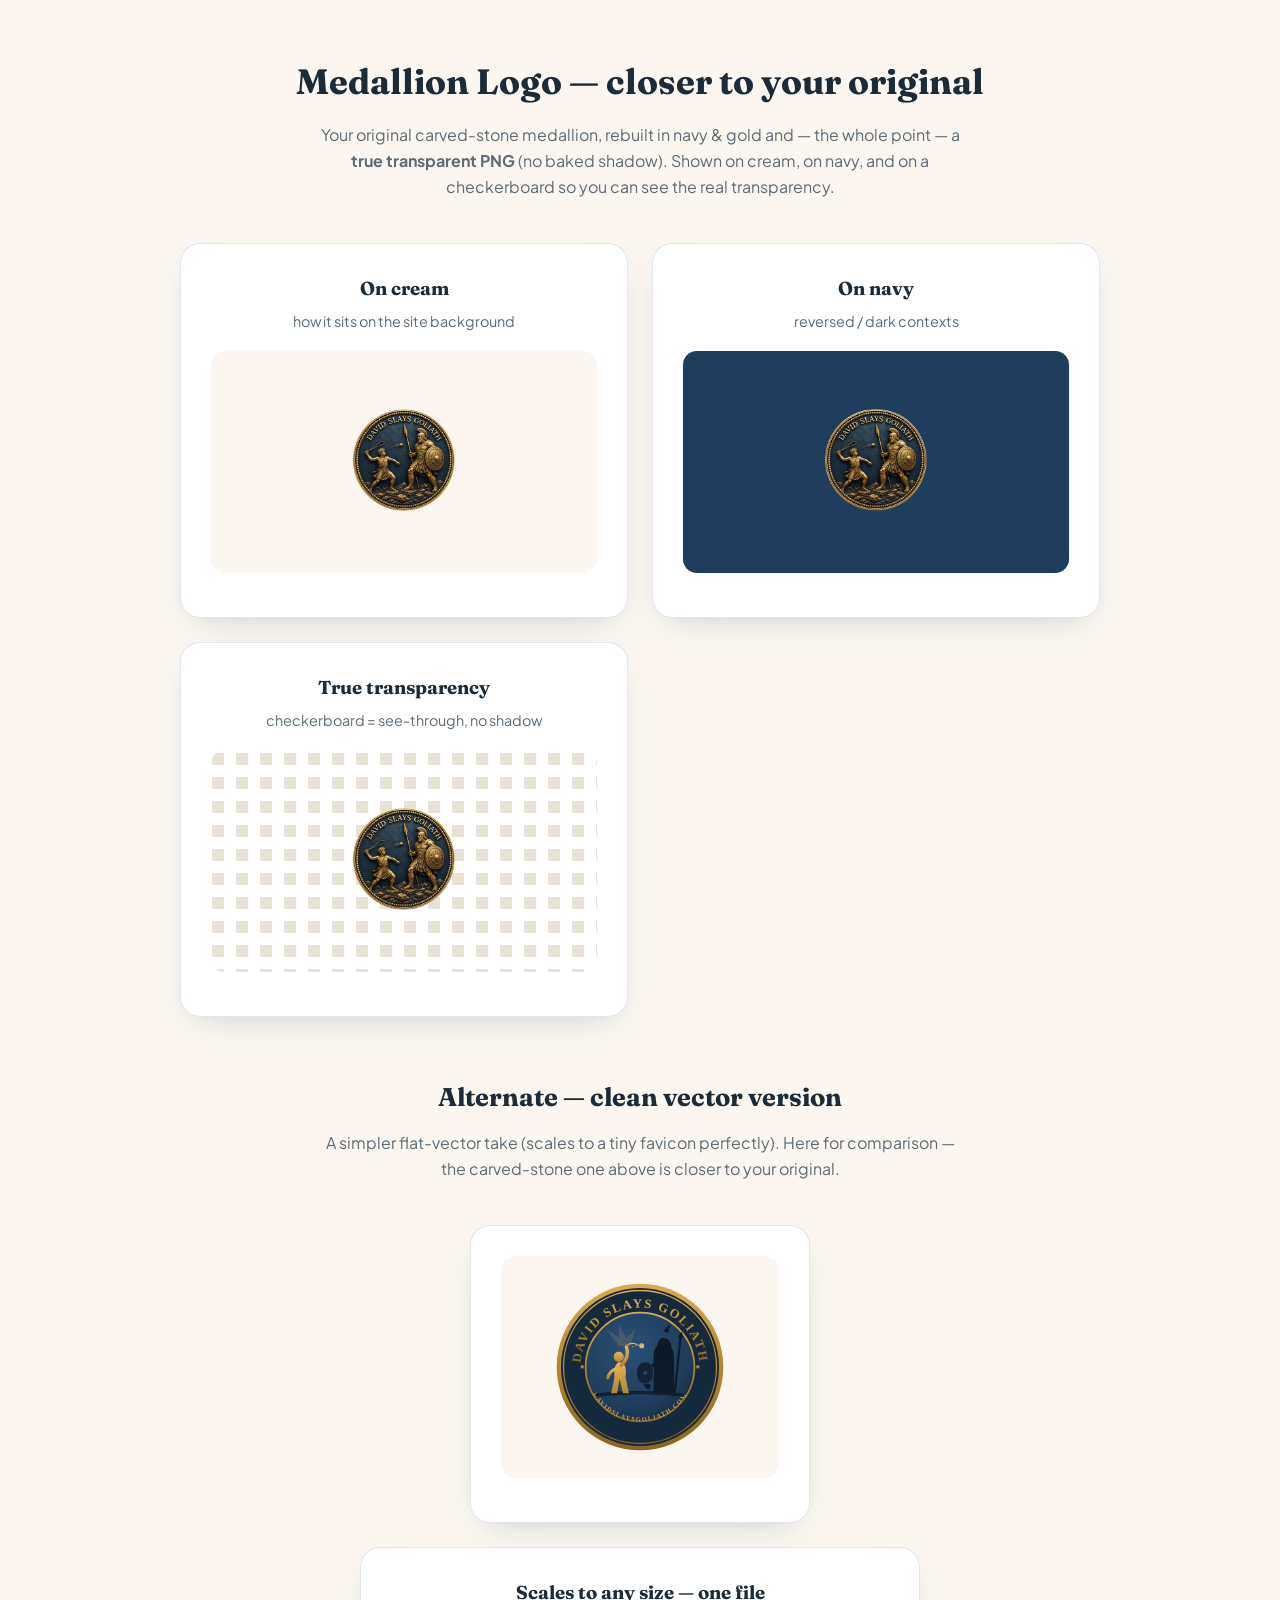
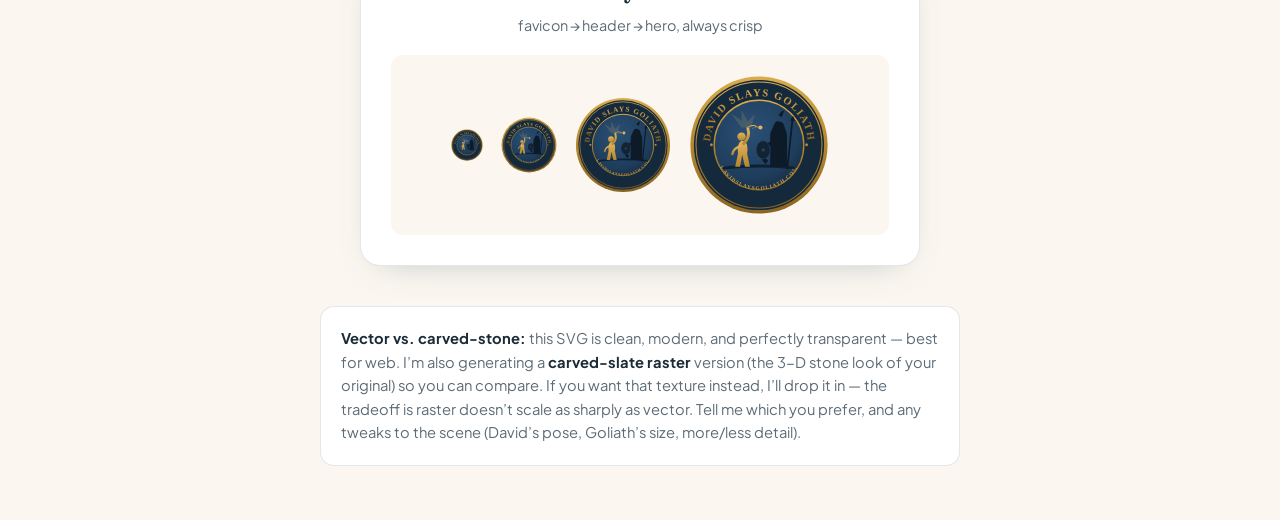
<file: preview-logo-medallion.html>
<!DOCTYPE html>
<html lang="en">
<head>
<meta charset="UTF-8">
<meta name="viewport" content="width=device-width, initial-scale=1">
<title>Medallion Logo — David Slays Goliath</title>
<link href="https://fonts.googleapis.com/css2?family=Fraunces:wght@600;700&family=Plus+Jakarta+Sans:wght@400;500;600&display=swap" rel="stylesheet">
<style>
:root{--paper:#FBF7F0;--ink:#1B2B38;--ink-dim:#5C6B76;--navy:#1F3D5C;--gold:#B4862E}
*{box-sizing:border-box;margin:0}
body{background:var(--paper);color:var(--ink);font-family:'Plus Jakarta Sans',system-ui,sans-serif;padding:54px 24px;line-height:1.6}
h1{font-family:'Fraunces',serif;text-align:center;font-size:2.2rem}
.intro{text-align:center;color:var(--ink-dim);max-width:640px;margin:12px auto 44px}
.row{display:grid;grid-template-columns:repeat(auto-fit,minmax(300px,1fr));gap:24px;max-width:920px;margin:0 auto}
.card{background:#fff;border:1px solid rgba(31,61,92,.12);border-radius:20px;padding:30px;text-align:center;box-shadow:0 12px 34px -20px rgba(31,61,92,.35)}
.card h3{font-family:'Fraunces',serif;margin-bottom:6px}
.card .d{color:var(--ink-dim);font-size:.9rem;margin-bottom:18px}
.stage{border-radius:14px;padding:26px;margin-bottom:14px}
.on-cream{background:var(--paper)}
.on-navy{background:var(--navy)}
.on-check{background:conic-gradient(#e9e2d6 0 25%,#fff 0 50%) 50%/24px 24px}
.stage img,.stage svg{width:170px;height:170px;display:block;margin:0 auto}
.sizes{display:flex;align-items:center;justify-content:center;gap:18px;margin-top:8px}
.sizes img,.sizes svg{display:block}
.note{max-width:640px;margin:40px auto 0;padding:20px;background:#fff;border-radius:14px;border:1px solid rgba(31,61,92,.12);font-size:.92rem;color:var(--ink-dim)}
.note b{color:var(--ink)}
</style>
</head>
<body>
<h1>Medallion Logo — closer to your original</h1>
<p class="intro">Your original carved-stone medallion, rebuilt in navy &amp; gold and — the whole point — a <b>true transparent PNG</b> (no baked shadow). Shown on cream, on navy, and on a checkerboard so you can see the real transparency.</p>

<div class="row">
  <div class="card">
    <h3>On cream</h3>
    <div class="d">how it sits on the site background</div>
    <div class="stage on-cream"><img src="assets/logo-medallion.png" alt="medallion"></div>
  </div>
  <div class="card">
    <h3>On navy</h3>
    <div class="d">reversed / dark contexts</div>
    <div class="stage on-navy"><img src="assets/logo-medallion.png" alt="medallion"></div>
  </div>
  <div class="card">
    <h3>True transparency</h3>
    <div class="d">checkerboard = see-through, no shadow</div>
    <div class="stage on-check"><img src="assets/logo-medallion.png" alt="medallion"></div>
  </div>
</div>

<h1 style="margin-top:60px;font-size:1.6rem">Alternate — clean vector version</h1>
<p class="intro">A simpler flat-vector take (scales to a tiny favicon perfectly). Here for comparison — the carved-stone one above is closer to your original.</p>
<div class="row" style="max-width:340px">
  <div class="card">
    <div class="stage on-cream"><img src="assets/logo-medallion.svg" alt="vector medallion"></div>
  </div>
</div>

<div class="card" style="max-width:560px;margin:24px auto 0">
  <h3>Scales to any size — one file</h3>
  <div class="d">favicon → header → hero, always crisp</div>
  <div class="sizes on-cream" style="border-radius:12px;padding:20px">
    <img src="assets/logo-medallion.svg" width="32" height="32" alt="32">
    <img src="assets/logo-medallion.svg" width="56" height="56" alt="56">
    <img src="assets/logo-medallion.svg" width="96" height="96" alt="96">
    <img src="assets/logo-medallion.svg" width="140" height="140" alt="140">
  </div>
</div>

<div class="note">
  <b>Vector vs. carved-stone:</b> this SVG is clean, modern, and perfectly transparent — best for web. I&rsquo;m also generating a <b>carved-slate raster</b> version (the 3-D stone look of your original) so you can compare. If you want that texture instead, I&rsquo;ll drop it in — the tradeoff is raster doesn&rsquo;t scale as sharply as vector. Tell me which you prefer, and any tweaks to the scene (David&rsquo;s pose, Goliath&rsquo;s size, more/less detail).
</div>
</body>
</html>
</file>
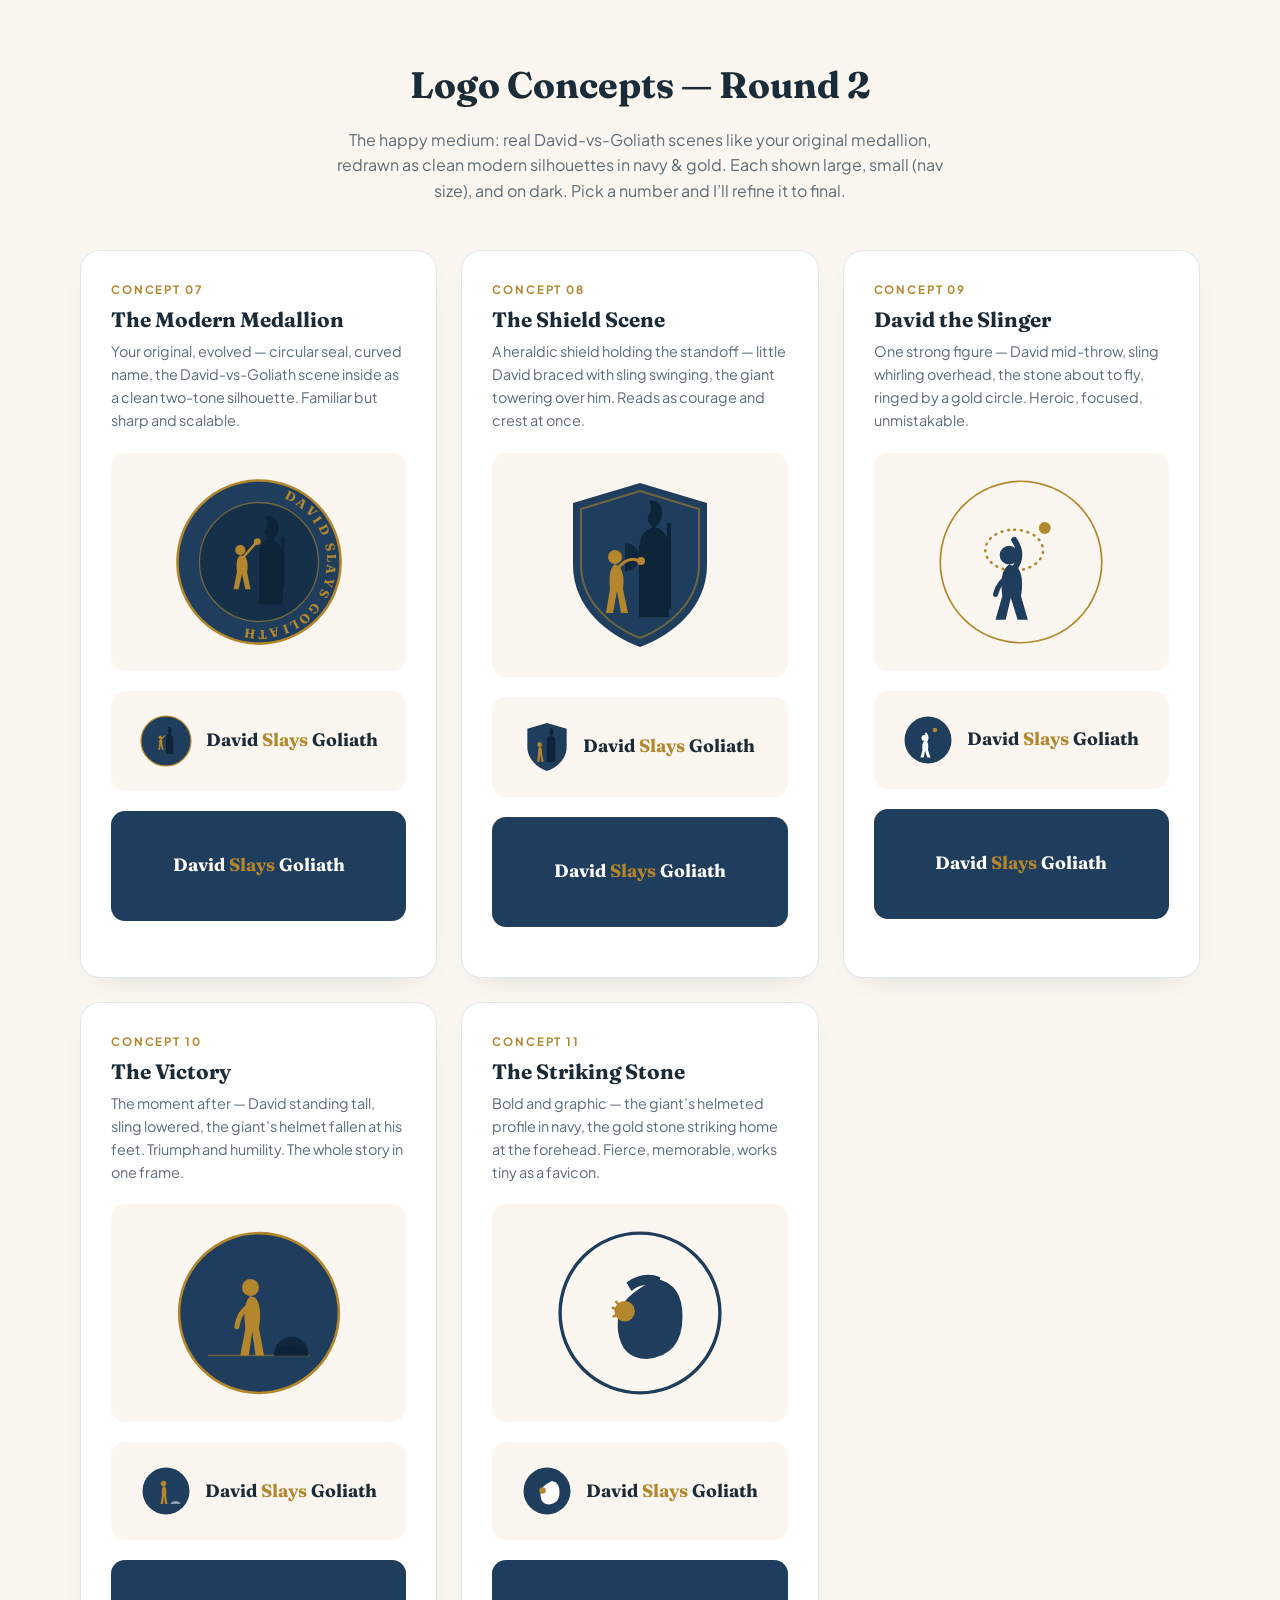
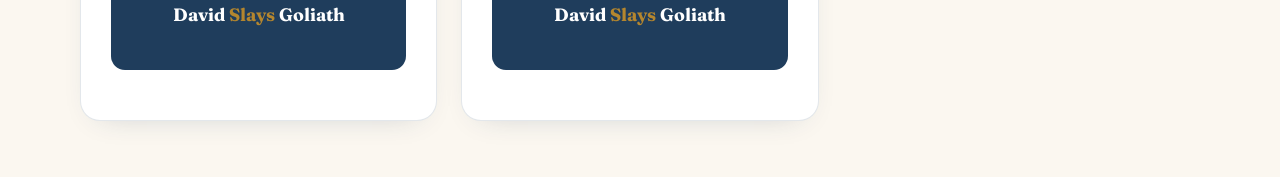
<file: preview-logos-2.html>
<!DOCTYPE html>
<html lang="en">
<head>
<meta charset="UTF-8">
<meta name="viewport" content="width=device-width, initial-scale=1">
<title>Logo Concepts, Round 2 — David Slays Goliath</title>
<link rel="preconnect" href="https://fonts.googleapis.com">
<link rel="preconnect" href="https://fonts.gstatic.com" crossorigin>
<link href="https://fonts.googleapis.com/css2?family=Fraunces:opsz,wght@9..144,500;9..144,600;9..144,700&family=Plus+Jakarta+Sans:wght@400;500;600&display=swap" rel="stylesheet">
<style>
:root{--paper:#FBF7F0;--ink:#1B2B38;--ink-dim:#5C6B76;--navy:#1F3D5C;--gold:#B4862E;--line:rgba(31,61,92,.12);--serif:'Fraunces',Georgia,serif;--sans:'Plus Jakarta Sans',system-ui,sans-serif}
*{box-sizing:border-box;margin:0}
body{background:var(--paper);color:var(--ink);font-family:var(--sans);line-height:1.6;padding:56px 24px}
h1{font-family:var(--serif);font-size:2.3rem;text-align:center;font-weight:700}
.intro{text-align:center;color:var(--ink-dim);max-width:640px;margin:12px auto 46px}
.grid{display:grid;grid-template-columns:repeat(auto-fit,minmax(320px,1fr));gap:24px;max-width:1120px;margin:0 auto}
.card{background:#fff;border:1px solid var(--line);border-radius:20px;padding:30px;box-shadow:0 10px 30px -20px rgba(31,61,92,.3)}
.no{font-size:.72rem;font-weight:700;letter-spacing:.16em;text-transform:uppercase;color:var(--gold)}
.card h3{font-family:var(--serif);font-size:1.3rem;margin:4px 0}
.desc{color:var(--ink-dim);font-size:.9rem;min-height:56px}
.stage{margin:20px 0;display:flex;align-items:center;justify-content:center;gap:22px;background:var(--paper);border-radius:14px;padding:24px;min-height:180px}
.stage.dark{background:var(--navy);min-height:110px}
.stage.dark .word{color:#fff}
.stage.sm{min-height:96px}
.word{font-family:var(--serif);font-weight:700;font-size:1.12rem;color:var(--ink)}
.word b{color:var(--gold)}
.lockup{display:flex;align-items:center;gap:14px}
svg{display:block}
</style>
</head>
<body>
<h1>Logo Concepts — Round 2</h1>
<p class="intro">The happy medium: real David-vs-Goliath scenes like your original medallion, redrawn as clean modern silhouettes in navy &amp; gold. Each shown large, small (nav size), and on dark. Pick a number and I&rsquo;ll refine it to final.</p>

<div class="grid">

  <!-- 7: Modern Medallion (evolution of the original) -->
  <div class="card">
    <div class="no">Concept 07</div>
    <h3>The Modern Medallion</h3>
    <div class="desc">Your original, evolved — circular seal, curved name, the David-vs-Goliath scene inside as a clean two-tone silhouette. Familiar but sharp and scalable.</div>
    <div class="stage">
      <svg width="170" height="170" viewBox="0 0 200 200">
        <circle cx="100" cy="100" r="96" fill="#1F3D5C"/>
        <circle cx="100" cy="100" r="96" fill="none" stroke="#B4862E" stroke-width="3"/>
        <circle cx="100" cy="100" r="70" fill="#16304a"/>
        <circle cx="100" cy="100" r="70" fill="none" stroke="#B4862E" stroke-width="1.5" opacity=".6"/>
        <path id="tc" d="M100 20 a80 80 0 0 1 0 160 a80 80 0 0 1 0 -160" fill="none"/>
        <text font-family="Fraunces,serif" font-weight="700" font-size="15" letter-spacing="3" fill="#B4862E"><textPath href="#tc" startOffset="6%">DAVID SLAYS GOLIATH</textPath></text>
        <!-- Goliath silhouette (large, right) -->
        <g fill="#0d2338">
          <path d="M128 150 L128 96 Q128 78 116 74 Q126 66 122 54 Q118 44 108 46 Q112 54 108 60 Q104 66 112 72 Q100 76 100 96 L100 150 Z"/>
          <rect x="126" y="70" width="4" height="60" rx="2"/>
        </g>
        <!-- David silhouette (small, left, sling raised) -->
        <g fill="#B4862E">
          <circle cx="78" cy="86" r="6"/>
          <path d="M78 92 Q72 96 74 112 L70 132 L76 132 L80 114 L84 132 L90 132 L86 112 Q88 100 84 94 Z"/>
          <path d="M80 96 L96 78" stroke="#B4862E" stroke-width="3" stroke-linecap="round"/>
          <circle cx="98" cy="76" r="4"/>
        </g>
      </svg>
    </div>
    <div class="stage sm">
      <div class="lockup">
        <svg width="52" height="52" viewBox="0 0 200 200"><circle cx="100" cy="100" r="96" fill="#1F3D5C"/><circle cx="100" cy="100" r="96" fill="none" stroke="#B4862E" stroke-width="5"/><g fill="#0d2338"><path d="M128 150 L128 96 Q128 78 116 74 Q126 66 122 54 Q118 44 108 46 Q112 54 108 60 Q104 66 112 72 Q100 76 100 96 L100 150 Z"/></g><g fill="#B4862E"><circle cx="78" cy="86" r="7"/><path d="M78 92 Q72 96 74 112 L70 134 L77 134 L80 114 L84 134 L91 134 L86 112 Q88 100 84 94 Z"/><path d="M80 96 L96 78" stroke="#B4862E" stroke-width="4" stroke-linecap="round"/></g></svg>
        <span class="word">David <b>Slays</b> Goliath</span>
      </div>
    </div>
    <div class="stage dark"><span class="word">David <b>Slays</b> Goliath</span></div>
  </div>

  <!-- 8: The Shield Scene -->
  <div class="card">
    <div class="no">Concept 08</div>
    <h3>The Shield Scene</h3>
    <div class="desc">A heraldic shield holding the standoff — little David braced with sling swinging, the giant towering over him. Reads as courage and crest at once.</div>
    <div class="stage">
      <svg width="150" height="176" viewBox="0 0 150 176">
        <path d="M75 6 L142 26 V88 C142 130 108 158 75 170 C42 158 8 130 8 88 V26 Z" fill="#1F3D5C"/>
        <path d="M75 14 L134 32 V88 C134 124 104 150 75 161 C46 150 16 124 16 88 V32 Z" fill="none" stroke="#B4862E" stroke-width="2" opacity=".55"/>
        <!-- Goliath -->
        <g fill="#0d2338">
          <path d="M104 140 L104 74 Q104 54 90 50 Q100 42 96 30 Q92 22 84 24 Q88 32 84 38 Q80 44 88 50 Q74 54 74 74 L74 140 Z"/>
          <rect x="102" y="46" width="4" height="86" rx="2"/>
          <path d="M60 66 a14 14 0 0 1 0 28 Z" opacity=".9"/>
        </g>
        <!-- David -->
        <g fill="#B4862E">
          <circle cx="50" cy="80" r="7"/>
          <path d="M50 87 Q43 92 45 112 L41 136 L48 136 L52 114 L56 136 L63 136 L58 112 Q60 98 55 90 Z"/>
          <path d="M52 92 Q64 78 74 84" stroke="#B4862E" stroke-width="3" fill="none" stroke-linecap="round"/>
          <circle cx="76" cy="84" r="4"/>
        </g>
      </svg>
    </div>
    <div class="stage sm">
      <div class="lockup">
        <svg width="44" height="52" viewBox="0 0 150 176"><path d="M75 6 L142 26 V88 C142 130 108 158 75 170 C42 158 8 130 8 88 V26 Z" fill="#1F3D5C"/><g fill="#0d2338"><path d="M104 140 L104 74 Q104 54 90 50 Q100 42 96 30 Q92 22 84 24 Q88 32 84 38 Q80 44 88 50 Q74 54 74 74 L74 140 Z"/></g><g fill="#B4862E"><circle cx="50" cy="80" r="8"/><path d="M50 87 Q43 92 45 112 L41 138 L49 138 L52 114 L56 138 L64 138 L58 112 Q60 98 55 90 Z"/></g></svg>
        <span class="word">David <b>Slays</b> Goliath</span>
      </div>
    </div>
    <div class="stage dark"><span class="word">David <b>Slays</b> Goliath</span></div>
  </div>

  <!-- 9: David the Slinger (single hero silhouette) -->
  <div class="card">
    <div class="no">Concept 09</div>
    <h3>David the Slinger</h3>
    <div class="desc">One strong figure — David mid-throw, sling whirling overhead, the stone about to fly, ringed by a gold circle. Heroic, focused, unmistakable.</div>
    <div class="stage">
      <svg width="170" height="170" viewBox="0 0 200 200">
        <circle cx="100" cy="100" r="94" fill="none" stroke="#B4862E" stroke-width="4"/>
        <circle cx="100" cy="100" r="94" fill="#FBF7F0"/>
        <!-- sling arc + stone -->
        <path d="M92 62 a34 24 0 1 1 -0.1 0" fill="none" stroke="#B4862E" stroke-width="3" stroke-linecap="round" stroke-dasharray="1 7"/>
        <circle cx="128" cy="60" r="7" fill="#B4862E"/>
        <!-- David figure -->
        <g fill="#1F3D5C">
          <circle cx="86" cy="92" r="11"/>
          <path d="M86 103 Q74 110 78 140 L70 168 L82 168 L88 142 L96 168 L108 168 L100 140 Q104 118 96 106 Z"/>
          <!-- raised arm to sling -->
          <path d="M92 108 Q104 92 92 74" stroke="#1F3D5C" stroke-width="7" fill="none" stroke-linecap="round"/>
          <!-- planted arm -->
          <path d="M88 116 Q74 122 70 138" stroke="#1F3D5C" stroke-width="6" fill="none" stroke-linecap="round"/>
        </g>
      </svg>
    </div>
    <div class="stage sm">
      <div class="lockup">
        <svg width="50" height="50" viewBox="0 0 200 200"><circle cx="100" cy="100" r="94" fill="#1F3D5C"/><circle cx="128" cy="60" r="9" fill="#B4862E"/><g fill="#fff"><circle cx="86" cy="92" r="12"/><path d="M86 103 Q74 110 78 140 L70 170 L83 170 L88 142 L97 170 L110 170 L100 140 Q104 118 96 106 Z"/><path d="M92 108 Q104 92 92 74" stroke="#fff" stroke-width="8" fill="none" stroke-linecap="round"/></g></svg>
        <span class="word">David <b>Slays</b> Goliath</span>
      </div>
    </div>
    <div class="stage dark"><span class="word">David <b>Slays</b> Goliath</span></div>
  </div>

  <!-- 10: The Fallen Giant -->
  <div class="card">
    <div class="no">Concept 10</div>
    <h3>The Victory</h3>
    <div class="desc">The moment after — David standing tall, sling lowered, the giant&rsquo;s helmet fallen at his feet. Triumph and humility. The whole story in one frame.</div>
    <div class="stage">
      <svg width="170" height="170" viewBox="0 0 200 200">
        <circle cx="100" cy="100" r="94" fill="#1F3D5C"/>
        <circle cx="100" cy="100" r="94" fill="none" stroke="#B4862E" stroke-width="3"/>
        <!-- ground line -->
        <path d="M40 150 H160" stroke="#B4862E" stroke-width="2" opacity=".5"/>
        <!-- David standing -->
        <g fill="#B4862E">
          <circle cx="90" cy="70" r="10"/>
          <path d="M90 80 Q80 88 84 118 L78 150 L88 150 L92 122 L96 150 L106 150 L100 118 Q104 92 96 82 Z"/>
          <path d="M88 92 Q76 100 74 116" stroke="#B4862E" stroke-width="6" fill="none" stroke-linecap="round"/>
        </g>
        <!-- fallen giant helmet -->
        <g fill="#0d2338">
          <path d="M118 150 a20 12 0 0 1 40 0 Z"/>
          <path d="M138 128 a20 20 0 0 1 20 22 L118 150 a20 20 0 0 1 20 -22 Z" opacity=".85"/>
        </g>
      </svg>
    </div>
    <div class="stage sm">
      <div class="lockup">
        <svg width="50" height="50" viewBox="0 0 200 200"><circle cx="100" cy="100" r="94" fill="#1F3D5C"/><g fill="#B4862E"><circle cx="90" cy="70" r="11"/><path d="M90 80 Q80 88 84 118 L78 152 L88 152 L92 122 L96 152 L106 152 L100 118 Q104 92 96 82 Z"/></g><g fill="#88a0b5"><path d="M118 152 a20 12 0 0 1 40 0 Z"/></g></svg>
        <span class="word">David <b>Slays</b> Goliath</span>
      </div>
    </div>
    <div class="stage dark"><span class="word">David <b>Slays</b> Goliath</span></div>
  </div>

  <!-- 11: Goliath's Helm + Stone -->
  <div class="card">
    <div class="no">Concept 11</div>
    <h3>The Striking Stone</h3>
    <div class="desc">Bold and graphic — the giant&rsquo;s helmeted profile in navy, the gold stone striking home at the forehead. Fierce, memorable, works tiny as a favicon.</div>
    <div class="stage">
      <svg width="170" height="170" viewBox="0 0 200 200">
        <circle cx="100" cy="100" r="94" fill="#FBF7F0" stroke="#1F3D5C" stroke-width="4"/>
        <!-- Goliath helmeted head profile facing left -->
        <g fill="#1F3D5C">
          <path d="M120 60 Q150 66 150 104 Q150 150 108 154 Q78 154 74 120 Q72 96 86 82 Q98 70 120 60 Z"/>
          <path d="M84 64 Q104 50 124 58 L120 72 Q104 62 90 74 Z"/>
        </g>
        <!-- impact stone -->
        <circle cx="82" cy="98" r="12" fill="#B4862E"/>
        <path d="M82 98 l -14 -4 M82 98 l -13 6 M82 98 l -10 -11" stroke="#B4862E" stroke-width="3" stroke-linecap="round"/>
      </svg>
    </div>
    <div class="stage sm">
      <div class="lockup">
        <svg width="50" height="50" viewBox="0 0 200 200"><circle cx="100" cy="100" r="94" fill="#1F3D5C"/><g fill="#fff"><path d="M120 60 Q150 66 150 104 Q150 150 108 154 Q78 154 74 120 Q72 96 86 82 Q98 70 120 60 Z"/></g><circle cx="82" cy="98" r="13" fill="#B4862E"/></svg>
        <span class="word">David <b>Slays</b> Goliath</span>
      </div>
    </div>
    <div class="stage dark"><span class="word">David <b>Slays</b> Goliath</span></div>
  </div>

</div>
</body>
</html>
</file>
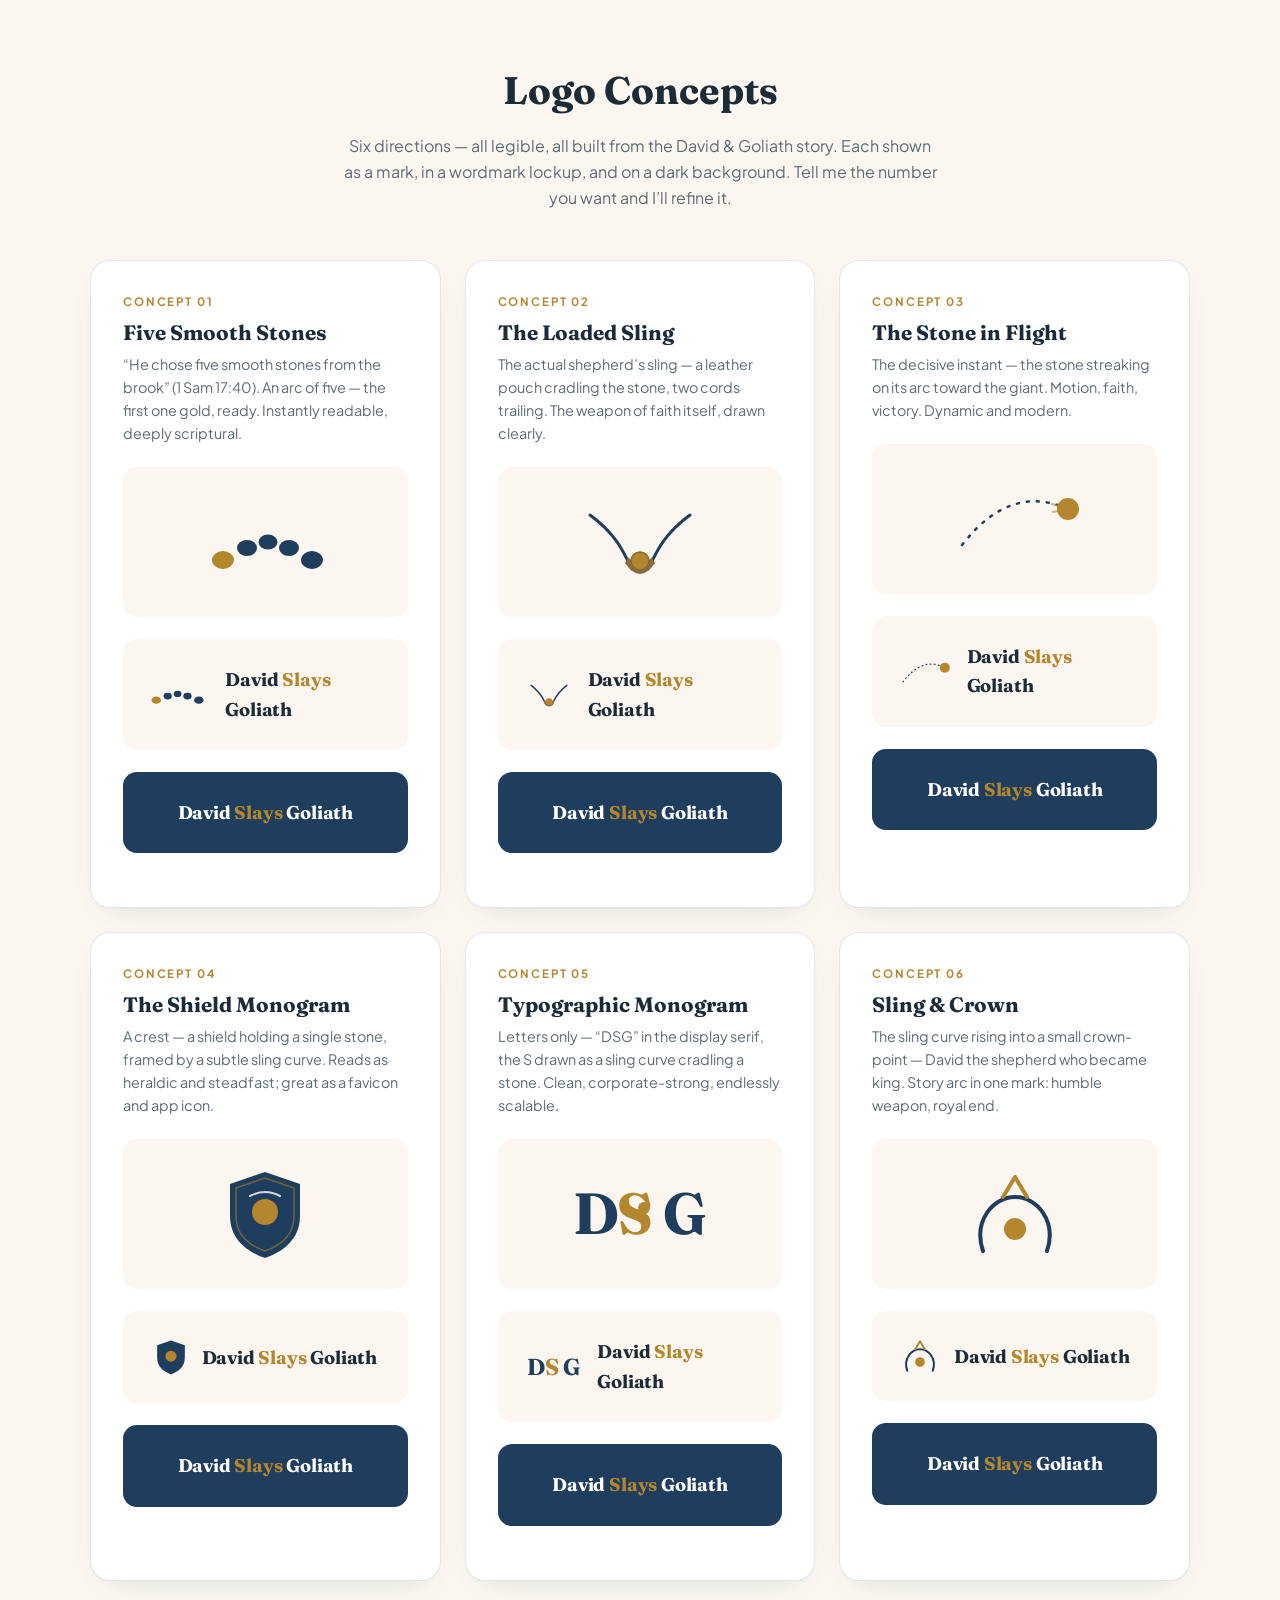
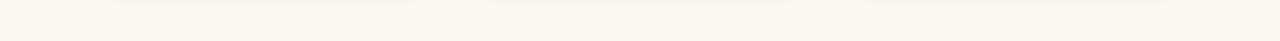
<file: preview-logos.html>
<!DOCTYPE html>
<html lang="en">
<head>
<meta charset="UTF-8">
<meta name="viewport" content="width=device-width, initial-scale=1">
<title>Logo Concepts — David Slays Goliath</title>
<link rel="preconnect" href="https://fonts.googleapis.com">
<link rel="preconnect" href="https://fonts.gstatic.com" crossorigin>
<link href="https://fonts.googleapis.com/css2?family=Fraunces:opsz,wght@9..144,500;9..144,600;9..144,700&family=Plus+Jakarta+Sans:wght@400;500;600&display=swap" rel="stylesheet">
<style>
:root{--paper:#FBF7F0;--ink:#1B2B38;--ink-dim:#5C6B76;--navy:#1F3D5C;--gold:#B4862E;--line:rgba(31,61,92,.12);--serif:'Fraunces',Georgia,serif;--sans:'Plus Jakarta Sans',system-ui,sans-serif}
*{box-sizing:border-box;margin:0}
body{background:var(--paper);color:var(--ink);font-family:var(--sans);line-height:1.6;padding:60px 24px}
h1{font-family:var(--serif);font-size:2.4rem;text-align:center;font-weight:700}
.intro{text-align:center;color:var(--ink-dim);max-width:600px;margin:12px auto 50px}
.grid{display:grid;grid-template-columns:repeat(auto-fit,minmax(300px,1fr));gap:24px;max-width:1100px;margin:0 auto}
.card{background:#fff;border:1px solid var(--line);border-radius:20px;padding:32px;box-shadow:0 10px 30px -20px rgba(31,61,92,.3)}
.card .no{font-size:.72rem;font-weight:700;letter-spacing:.16em;text-transform:uppercase;color:var(--gold)}
.card h3{font-family:var(--serif);font-size:1.3rem;margin:4px 0 4px}
.card .desc{color:var(--ink-dim);font-size:.9rem;min-height:40px}
.stage{margin:22px 0;display:flex;align-items:center;justify-content:center;gap:20px;background:var(--paper);border-radius:14px;padding:26px;min-height:150px}
.stage.dark{background:var(--navy)}
.stage.dark .word{color:#fff}
.lockup{display:flex;align-items:center;gap:14px}
.word{font-family:var(--serif);font-weight:700;font-size:1.15rem;letter-spacing:-.01em;color:var(--ink)}
.word b{color:var(--gold)}
.mono{font-family:var(--serif);font-weight:600;font-size:.7rem;letter-spacing:.1em;color:var(--ink-dim);text-transform:uppercase}
svg{display:block}
.fav{margin-top:8px;font-size:.72rem;color:var(--ink-dim)}
</style>
</head>
<body>
<h1>Logo Concepts</h1>
<p class="intro">Six directions — all legible, all built from the David &amp; Goliath story. Each shown as a mark, in a wordmark lockup, and on a dark background. Tell me the number you want and I&rsquo;ll refine it.</p>

<div class="grid">

  <!-- 1: Five Smooth Stones -->
  <div class="card">
    <div class="no">Concept 01</div>
    <h3>Five Smooth Stones</h3>
    <div class="desc">&ldquo;He chose five smooth stones from the brook&rdquo; (1 Sam 17:40). An arc of five — the first one gold, ready. Instantly readable, deeply scriptural.</div>
    <div class="stage">
      <svg width="120" height="80" viewBox="0 0 120 80">
        <ellipse cx="18" cy="58" rx="11" ry="9" fill="#B4862E"/>
        <ellipse cx="42" cy="46" rx="10" ry="8" fill="#1F3D5C"/>
        <ellipse cx="63" cy="40" rx="9.5" ry="7.5" fill="#1F3D5C"/>
        <ellipse cx="84" cy="46" rx="10" ry="8" fill="#1F3D5C"/>
        <ellipse cx="107" cy="58" rx="11" ry="9" fill="#1F3D5C"/>
      </svg>
    </div>
    <div class="stage" style="min-height:70px">
      <div class="lockup">
        <svg width="70" height="34" viewBox="0 0 120 40"><ellipse cx="14" cy="30" rx="9" ry="7" fill="#B4862E"/><ellipse cx="36" cy="22" rx="8" ry="6.5" fill="#1F3D5C"/><ellipse cx="55" cy="18" rx="7.5" ry="6" fill="#1F3D5C"/><ellipse cx="74" cy="22" rx="8" ry="6.5" fill="#1F3D5C"/><ellipse cx="96" cy="30" rx="9" ry="7" fill="#1F3D5C"/></svg>
        <span class="word">David <b>Slays</b> Goliath</span>
      </div>
    </div>
    <div class="stage dark" style="min-height:70px"><span class="word">David <b>Slays</b> Goliath</span></div>
  </div>

  <!-- 2: Stone in the Sling (literal pouch) -->
  <div class="card">
    <div class="no">Concept 02</div>
    <h3>The Loaded Sling</h3>
    <div class="desc">The actual shepherd&rsquo;s sling — a leather pouch cradling the stone, two cords trailing. The weapon of faith itself, drawn clearly.</div>
    <div class="stage">
      <svg width="140" height="90" viewBox="0 0 140 90">
        <path d="M20 18 C 50 40, 55 60, 62 72" stroke="#1F3D5C" stroke-width="3" fill="none" stroke-linecap="round"/>
        <path d="M120 18 C 90 40, 85 60, 78 72" stroke="#1F3D5C" stroke-width="3" fill="none" stroke-linecap="round"/>
        <path d="M55 66 Q 70 88 85 66 L 82 60 Q 70 74 58 60 Z" fill="#8a6a3a"/>
        <circle cx="70" cy="64" r="9" fill="#B4862E"/>
        <circle cx="70" cy="64" r="9" fill="none" stroke="#8a6a3a" stroke-width="1.5"/>
      </svg>
    </div>
    <div class="stage" style="min-height:70px">
      <div class="lockup">
        <svg width="52" height="40" viewBox="0 0 140 90"><path d="M20 18 C 50 40, 55 60, 62 72" stroke="#1F3D5C" stroke-width="4" fill="none" stroke-linecap="round"/><path d="M120 18 C 90 40, 85 60, 78 72" stroke="#1F3D5C" stroke-width="4" fill="none" stroke-linecap="round"/><path d="M55 66 Q 70 88 85 66 L 82 60 Q 70 74 58 60 Z" fill="#8a6a3a"/><circle cx="70" cy="64" r="10" fill="#B4862E"/></svg>
        <span class="word">David <b>Slays</b> Goliath</span>
      </div>
    </div>
    <div class="stage dark" style="min-height:70px"><span class="word">David <b>Slays</b> Goliath</span></div>
  </div>

  <!-- 3: Stone in Flight -->
  <div class="card">
    <div class="no">Concept 03</div>
    <h3>The Stone in Flight</h3>
    <div class="desc">The decisive instant — the stone streaking on its arc toward the giant. Motion, faith, victory. Dynamic and modern.</div>
    <div class="stage">
      <svg width="130" height="80" viewBox="0 0 130 80">
        <path d="M12 66 Q 60 4 118 30" stroke="#1F3D5C" stroke-width="2.5" fill="none" stroke-linecap="round" stroke-dasharray="2 8"/>
        <circle cx="118" cy="30" r="11" fill="#B4862E"/>
        <path d="M118 30 l -16 -5 M118 30 l -15 3" stroke="#B4862E" stroke-width="2" stroke-linecap="round" opacity=".6"/>
      </svg>
    </div>
    <div class="stage" style="min-height:70px">
      <div class="lockup">
        <svg width="58" height="36" viewBox="0 0 130 80"><path d="M12 66 Q 60 4 110 32" stroke="#1F3D5C" stroke-width="3" fill="none" stroke-linecap="round" stroke-dasharray="2 8"/><circle cx="112" cy="32" r="12" fill="#B4862E"/></svg>
        <span class="word">David <b>Slays</b> Goliath</span>
      </div>
    </div>
    <div class="stage dark" style="min-height:70px"><span class="word">David <b>Slays</b> Goliath</span></div>
  </div>

  <!-- 4: Monogram Shield -->
  <div class="card">
    <div class="no">Concept 04</div>
    <h3>The Shield Monogram</h3>
    <div class="desc">A crest — a shield holding a single stone, framed by a subtle sling curve. Reads as heraldic and steadfast; great as a favicon and app icon.</div>
    <div class="stage">
      <svg width="86" height="96" viewBox="0 0 86 96">
        <path d="M43 6 L78 18 V50 C78 74 60 86 43 92 C26 86 8 74 8 50 V18 Z" fill="#1F3D5C"/>
        <path d="M43 12 L72 22 V50 C72 70 57 80 43 85 C29 80 14 70 14 50 V22 Z" fill="none" stroke="#B4862E" stroke-width="1.5" opacity=".55"/>
        <circle cx="43" cy="46" r="13" fill="#B4862E"/>
        <path d="M28 30 Q 43 22 58 30" stroke="#fff" stroke-width="2" fill="none" stroke-linecap="round" opacity=".8"/>
      </svg>
    </div>
    <div class="stage" style="min-height:70px">
      <div class="lockup">
        <svg width="34" height="40" viewBox="0 0 86 96"><path d="M43 6 L78 18 V50 C78 74 60 86 43 92 C26 86 8 74 8 50 V18 Z" fill="#1F3D5C"/><circle cx="43" cy="46" r="14" fill="#B4862E"/></svg>
        <span class="word">David <b>Slays</b> Goliath</span>
      </div>
    </div>
    <div class="stage dark" style="min-height:70px"><span class="word">David <b>Slays</b> Goliath</span></div>
  </div>

  <!-- 5: DSG Monogram -->
  <div class="card">
    <div class="no">Concept 05</div>
    <h3>Typographic Monogram</h3>
    <div class="desc">Letters only — &ldquo;DSG&rdquo; in the display serif, the S drawn as a sling curve cradling a stone. Clean, corporate-strong, endlessly scalable.</div>
    <div class="stage">
      <svg width="150" height="80" viewBox="0 0 150 80">
        <text x="8" y="60" font-family="Fraunces,serif" font-weight="700" font-size="58" fill="#1F3D5C">D</text>
        <text x="52" y="60" font-family="Fraunces,serif" font-weight="700" font-size="58" fill="#B4862E">S</text>
        <text x="98" y="60" font-family="Fraunces,serif" font-weight="700" font-size="58" fill="#1F3D5C">G</text>
        <circle cx="79" cy="34" r="6" fill="#B4862E"/>
      </svg>
    </div>
    <div class="stage" style="min-height:70px">
      <div class="lockup">
        <svg width="66" height="34" viewBox="0 0 150 80"><text x="8" y="60" font-family="Fraunces,serif" font-weight="700" font-size="58" fill="#1F3D5C">D</text><text x="52" y="60" font-family="Fraunces,serif" font-weight="700" font-size="58" fill="#B4862E">S</text><text x="98" y="60" font-family="Fraunces,serif" font-weight="700" font-size="58" fill="#1F3D5C">G</text></svg>
        <span class="word">David <b>Slays</b> Goliath</span>
      </div>
    </div>
    <div class="stage dark" style="min-height:70px"><span class="word">David <b>Slays</b> Goliath</span></div>
  </div>

  <!-- 6: Sling + Star (harp/psalmist nod) -->
  <div class="card">
    <div class="no">Concept 06</div>
    <h3>Sling &amp; Crown</h3>
    <div class="desc">The sling curve rising into a small crown-point — David the shepherd who became king. Story arc in one mark: humble weapon, royal end.</div>
    <div class="stage">
      <svg width="100" height="94" viewBox="0 0 100 94">
        <path d="M18 84 C 8 54, 28 30, 50 30 C 72 30, 92 54, 82 84" stroke="#1F3D5C" stroke-width="4" fill="none" stroke-linecap="round"/>
        <path d="M38 30 L50 10 L62 30" fill="none" stroke="#B4862E" stroke-width="4" stroke-linecap="round" stroke-linejoin="round"/>
        <circle cx="50" cy="62" r="11" fill="#B4862E"/>
      </svg>
    </div>
    <div class="stage" style="min-height:70px">
      <div class="lockup">
        <svg width="40" height="38" viewBox="0 0 100 94"><path d="M18 84 C 8 54, 28 30, 50 30 C 72 30, 92 54, 82 84" stroke="#1F3D5C" stroke-width="5" fill="none" stroke-linecap="round"/><path d="M38 30 L50 10 L62 30" fill="none" stroke="#B4862E" stroke-width="5" stroke-linecap="round" stroke-linejoin="round"/><circle cx="50" cy="62" r="12" fill="#B4862E"/></svg>
        <span class="word">David <b>Slays</b> Goliath</span>
      </div>
    </div>
    <div class="stage dark" style="min-height:70px"><span class="word">David <b>Slays</b> Goliath</span></div>
  </div>

</div>
</body>
</html>
</file>
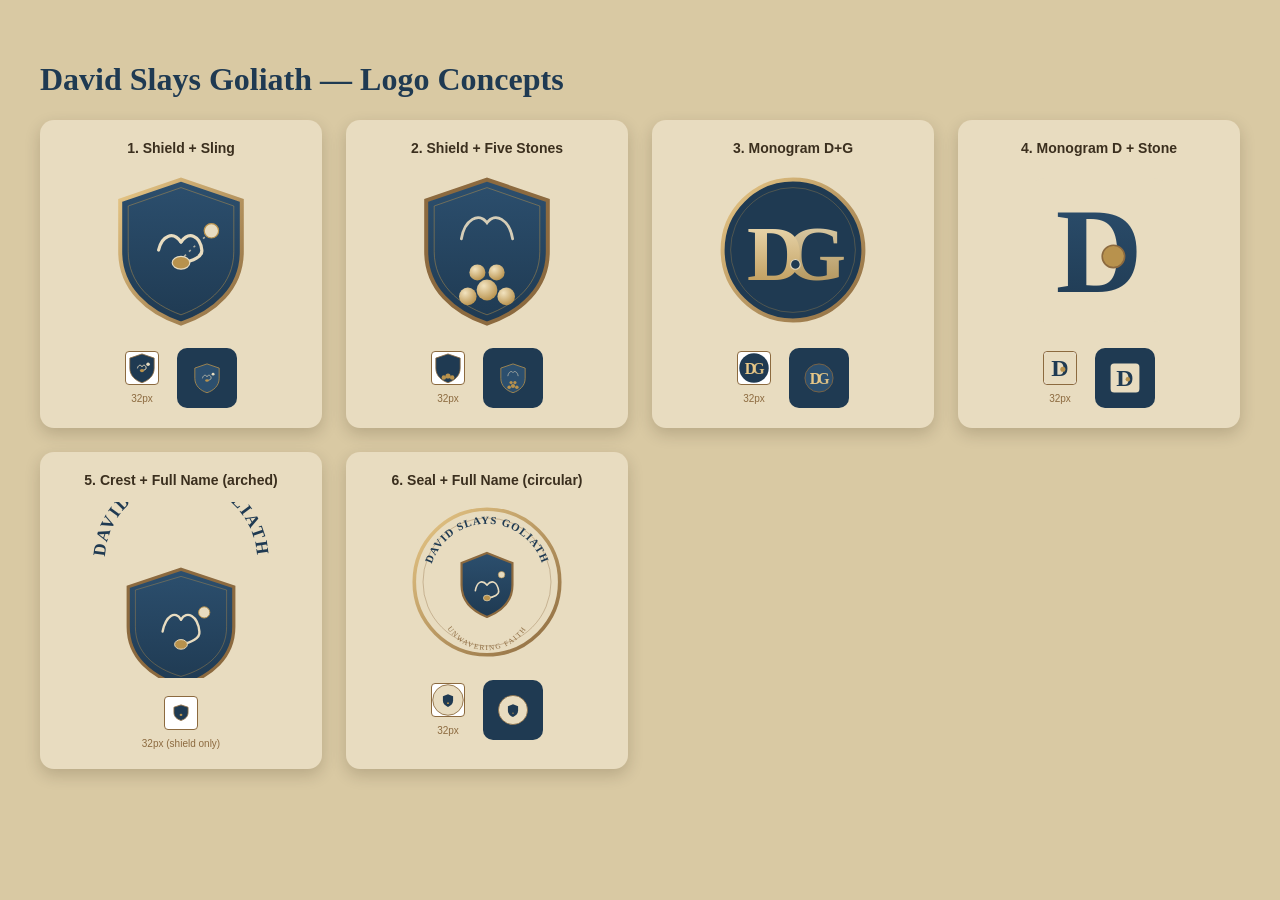
<file: design/logo-concepts/preview.html>
<!DOCTYPE html>
<html lang="en">
<head>
<meta charset="UTF-8">
<title>Logo Concepts — David Slays Goliath</title>
<style>
  body { background: #D9C9A3; font-family: -apple-system, Segoe UI, Roboto, sans-serif; padding: 40px; margin: 0; }
  h1 { color: #1F3A52; font-family: Georgia, serif; }
  .grid { display: grid; grid-template-columns: repeat(auto-fit, minmax(260px, 1fr)); gap: 24px; }
  .card { background: #E8DCC0; border-radius: 14px; padding: 20px; box-shadow: 0 6px 16px rgba(31,22,8,0.18); text-align: center; }
  .card h2 { font-size: 14px; color: #3B2F1E; margin: 0 0 14px; }
  .big { width: 160px; height: 160px; }
  .wide { width: 240px; height: auto; }
  .row { display: flex; align-items: center; justify-content: center; gap: 18px; margin-top: 14px; }
  .small { width: 32px; height: 32px; border: 1px solid #8C6A3F; border-radius: 4px; background: #fff; }
  .row span { font-size: 10px; color: #8C6A3F; display: block; margin-top: 4px; }
  .dark { background: #1F3A52; padding: 14px; border-radius: 10px; width: 60px; height: 60px; box-sizing: border-box; }
</style>
</head>
<body>
<h1>David Slays Goliath — Logo Concepts</h1>
<div class="grid">

  <div class="card">
    <h2>1. Shield + Sling</h2>
    <svg class="big" viewBox="0 0 200 200" xmlns="http://www.w3.org/2000/svg">
      <defs>
        <linearGradient id="shieldFill" x1="0" y1="0" x2="0" y2="1"><stop offset="0%" stop-color="#2C4F6E"/><stop offset="100%" stop-color="#1F3A52"/></linearGradient>
        <linearGradient id="goldStroke" x1="0" y1="0" x2="1" y2="1"><stop offset="0%" stop-color="#E8C887"/><stop offset="100%" stop-color="#8C6A3F"/></linearGradient>
      </defs>
      <path d="M100,12 L176,38 V102 C176,148 142,178 100,192 C58,178 24,148 24,102 V38 Z" fill="url(#shieldFill)" stroke="url(#goldStroke)" stroke-width="5"/>
      <path d="M100,22 L166,45 V102 C166,142 136,168 100,181 C64,168 34,142 34,102 V45 Z" fill="none" stroke="#B8924D" stroke-width="1.2" opacity="0.5"/>
      <path d="M72,100 C76,82 90,76 100,90" fill="none" stroke="#E8DCC0" stroke-width="4" stroke-linecap="round"/>
      <path d="M100,90 C110,76 124,82 126,100 C127,108 116,114 100,116" fill="none" stroke="#E8DCC0" stroke-width="4" stroke-linecap="round"/>
      <ellipse cx="100" cy="116" rx="11" ry="8" fill="#B8924D" stroke="#E8DCC0" stroke-width="1.5"/>
      <circle cx="138" cy="76" r="9" fill="#E8DCC0" stroke="#B8924D" stroke-width="1.5"/>
      <path d="M104,108 Q120,92 132,82" fill="none" stroke="#E8DCC0" stroke-width="2" stroke-dasharray="3,5" opacity="0.7"/>
    </svg>
    <div class="row">
      <div>
        <svg class="small" viewBox="0 0 200 200" xmlns="http://www.w3.org/2000/svg">
          <path d="M100,12 L176,38 V102 C176,148 142,178 100,192 C58,178 24,148 24,102 V38 Z" fill="#1F3A52" stroke="#8C6A3F" stroke-width="5"/>
          <path d="M72,100 C76,82 90,76 100,90" fill="none" stroke="#E8DCC0" stroke-width="6" stroke-linecap="round"/>
          <path d="M100,90 C110,76 124,82 126,100 C127,108 116,114 100,116" fill="none" stroke="#E8DCC0" stroke-width="6" stroke-linecap="round"/>
          <ellipse cx="100" cy="116" rx="13" ry="10" fill="#B8924D"/>
          <circle cx="138" cy="76" r="11" fill="#E8DCC0"/>
        </svg>
        <span>32px</span>
      </div>
      <svg class="dark" viewBox="0 0 200 200" xmlns="http://www.w3.org/2000/svg">
        <path d="M100,12 L176,38 V102 C176,148 142,178 100,192 C58,178 24,148 24,102 V38 Z" fill="#2C4F6E" stroke="#B8924D" stroke-width="5"/>
        <path d="M72,100 C76,82 90,76 100,90" fill="none" stroke="#E8DCC0" stroke-width="4" stroke-linecap="round"/>
        <path d="M100,90 C110,76 124,82 126,100 C127,108 116,114 100,116" fill="none" stroke="#E8DCC0" stroke-width="4" stroke-linecap="round"/>
        <ellipse cx="100" cy="116" rx="11" ry="8" fill="#B8924D"/>
        <circle cx="138" cy="76" r="9" fill="#E8DCC0"/>
      </svg>
    </div>
  </div>

  <div class="card">
    <h2>2. Shield + Five Stones</h2>
    <svg class="big" viewBox="0 0 200 200" xmlns="http://www.w3.org/2000/svg">
      <defs>
        <linearGradient id="shieldFill2" x1="0" y1="0" x2="0" y2="1"><stop offset="0%" stop-color="#2C4F6E"/><stop offset="100%" stop-color="#1F3A52"/></linearGradient>
        <radialGradient id="stoneFill" cx="35%" cy="30%" r="75%"><stop offset="0%" stop-color="#F2E3BF"/><stop offset="100%" stop-color="#B8924D"/></radialGradient>
      </defs>
      <path d="M100,12 L176,38 V102 C176,148 142,178 100,192 C58,178 24,148 24,102 V38 Z" fill="url(#shieldFill2)" stroke="#8C6A3F" stroke-width="5"/>
      <path d="M100,22 L166,45 V102 C166,142 136,168 100,181 C64,168 34,142 34,102 V45 Z" fill="none" stroke="#B8924D" stroke-width="1.2" opacity="0.5"/>
      <path d="M68,86 C72,62 90,52 100,66 C110,52 128,62 132,86" fill="none" stroke="#E8DCC0" stroke-width="3.5" stroke-linecap="round" opacity="0.9"/>
      <circle cx="100" cy="150" r="13" fill="url(#stoneFill)"/>
      <circle cx="76" cy="158" r="11" fill="url(#stoneFill)"/>
      <circle cx="124" cy="158" r="11" fill="url(#stoneFill)"/>
      <circle cx="88" cy="128" r="10" fill="url(#stoneFill)"/>
      <circle cx="112" cy="128" r="10" fill="url(#stoneFill)"/>
    </svg>
    <div class="row">
      <div>
        <svg class="small" viewBox="0 0 200 200" xmlns="http://www.w3.org/2000/svg">
          <path d="M100,12 L176,38 V102 C176,148 142,178 100,192 C58,178 24,148 24,102 V38 Z" fill="#1F3A52" stroke="#8C6A3F" stroke-width="5"/>
          <circle cx="100" cy="150" r="16" fill="#B8924D"/>
          <circle cx="74" cy="160" r="14" fill="#B8924D"/>
          <circle cx="126" cy="160" r="14" fill="#B8924D"/>
        </svg>
        <span>32px</span>
      </div>
      <svg class="dark" viewBox="0 0 200 200" xmlns="http://www.w3.org/2000/svg">
        <path d="M100,12 L176,38 V102 C176,148 142,178 100,192 C58,178 24,148 24,102 V38 Z" fill="#2C4F6E" stroke="#B8924D" stroke-width="5"/>
        <path d="M68,86 C72,62 90,52 100,66 C110,52 128,62 132,86" fill="none" stroke="#E8DCC0" stroke-width="3.5" stroke-linecap="round"/>
        <circle cx="100" cy="150" r="13" fill="#B8924D"/>
        <circle cx="76" cy="158" r="11" fill="#B8924D"/>
        <circle cx="124" cy="158" r="11" fill="#B8924D"/>
        <circle cx="88" cy="128" r="10" fill="#B8924D"/>
        <circle cx="112" cy="128" r="10" fill="#B8924D"/>
      </svg>
    </div>
  </div>

  <div class="card">
    <h2>3. Monogram D+G</h2>
    <svg class="big" viewBox="0 0 200 200" xmlns="http://www.w3.org/2000/svg">
      <defs>
        <linearGradient id="ringFill" x1="0" y1="0" x2="1" y2="1"><stop offset="0%" stop-color="#E8C887"/><stop offset="100%" stop-color="#8C6A3F"/></linearGradient>
        <linearGradient id="letterFill" x1="0" y1="0" x2="0" y2="1"><stop offset="0%" stop-color="#F2E3BF"/><stop offset="100%" stop-color="#B8924D"/></linearGradient>
      </defs>
      <circle cx="100" cy="100" r="88" fill="#1F3A52" stroke="url(#ringFill)" stroke-width="5"/>
      <circle cx="100" cy="100" r="78" fill="none" stroke="#B8924D" stroke-width="1" opacity="0.4"/>
      <text x="78" y="138" text-anchor="middle" font-family="Georgia, 'Times New Roman', serif" font-size="98" font-weight="700" fill="url(#letterFill)">D</text>
      <text x="128" y="138" text-anchor="middle" font-family="Georgia, 'Times New Roman', serif" font-size="98" font-weight="700" fill="url(#letterFill)" opacity="0.92">G</text>
      <circle cx="103" cy="118" r="6" fill="#1F3A52" stroke="#E8DCC0" stroke-width="1.3"/>
    </svg>
    <div class="row">
      <div>
        <svg class="small" viewBox="0 0 200 200" xmlns="http://www.w3.org/2000/svg">
          <circle cx="100" cy="100" r="92" fill="#1F3A52"/>
          <text x="78" y="138" text-anchor="middle" font-family="Georgia, serif" font-size="98" font-weight="700" fill="#E8C887">D</text>
          <text x="128" y="138" text-anchor="middle" font-family="Georgia, serif" font-size="98" font-weight="700" fill="#E8C887" opacity="0.9">G</text>
        </svg>
        <span>32px</span>
      </div>
      <svg class="dark" viewBox="0 0 200 200" xmlns="http://www.w3.org/2000/svg">
        <circle cx="100" cy="100" r="88" fill="#2C4F6E" stroke="#8C6A3F" stroke-width="5"/>
        <text x="78" y="138" text-anchor="middle" font-family="Georgia, serif" font-size="98" font-weight="700" fill="#E8C887">D</text>
        <text x="128" y="138" text-anchor="middle" font-family="Georgia, serif" font-size="98" font-weight="700" fill="#E8C887" opacity="0.92">G</text>
      </svg>
    </div>
  </div>

  <div class="card">
    <h2>4. Monogram D + Stone</h2>
    <svg class="big" viewBox="0 0 200 200" xmlns="http://www.w3.org/2000/svg">
      <defs><linearGradient id="letterFillD" x1="0" y1="0" x2="0" y2="1"><stop offset="0%" stop-color="#2C4F6E"/><stop offset="100%" stop-color="#1F3A52"/></linearGradient></defs>
      <rect x="10" y="10" width="180" height="180" rx="22" fill="#E8DCC0"/>
      <text x="100" y="152" text-anchor="middle" font-family="Georgia, 'Times New Roman', serif" font-size="150" font-weight="700" fill="url(#letterFillD)">D</text>
      <circle cx="118" cy="108" r="14" fill="#B8924D" stroke="#8C6A3F" stroke-width="2"/>
    </svg>
    <div class="row">
      <div>
        <svg class="small" viewBox="0 0 200 200" xmlns="http://www.w3.org/2000/svg">
          <rect x="0" y="0" width="200" height="200" rx="26" fill="#E8DCC0"/>
          <text x="100" y="152" text-anchor="middle" font-family="Georgia, serif" font-size="150" font-weight="700" fill="#1F3A52">D</text>
          <circle cx="118" cy="108" r="16" fill="#B8924D"/>
        </svg>
        <span>32px</span>
      </div>
      <svg class="dark" viewBox="0 0 200 200" xmlns="http://www.w3.org/2000/svg">
        <rect x="10" y="10" width="180" height="180" rx="22" fill="#E8DCC0"/>
        <text x="100" y="152" text-anchor="middle" font-family="Georgia, serif" font-size="150" font-weight="700" fill="#1F3A52">D</text>
        <circle cx="118" cy="108" r="14" fill="#B8924D"/>
      </svg>
    </div>
  </div>

  <div class="card">
    <h2>5. Crest + Full Name (arched)</h2>
    <svg class="wide" viewBox="0 0 300 220" xmlns="http://www.w3.org/2000/svg">
      <defs>
        <linearGradient id="shieldFill5" x1="0" y1="0" x2="0" y2="1"><stop offset="0%" stop-color="#2C4F6E"/><stop offset="100%" stop-color="#1F3A52"/></linearGradient>
        <path id="arcPath" d="M55,72 A95,95 0 0 1 245,72" fill="none"/>
      </defs>
      <text font-family="Georgia, 'Times New Roman', serif" font-size="22" font-weight="700" fill="#1F3A52" letter-spacing="2">
        <textPath href="#arcPath" startOffset="50%" text-anchor="middle">DAVID SLAYS GOLIATH</textPath>
      </text>
      <g transform="translate(75,80)">
        <path d="M75,4 L141,26 V76 C141,114 113,138 75,150 C37,138 9,114 9,76 V26 Z" fill="url(#shieldFill5)" stroke="#8C6A3F" stroke-width="4"/>
        <path d="M75,13 L132,30 V76 C132,108 109,128 75,138 C41,128 18,108 18,76 V30 Z" fill="none" stroke="#B8924D" stroke-width="1" opacity="0.5"/>
        <path d="M52,82 C56,62 68,55 75,67" fill="none" stroke="#E8DCC0" stroke-width="3" stroke-linecap="round"/>
        <path d="M75,67 C82,55 96,62 98,82 C99,90 88,96 75,98" fill="none" stroke="#E8DCC0" stroke-width="3" stroke-linecap="round"/>
        <ellipse cx="75" cy="98" rx="8" ry="6" fill="#B8924D" stroke="#E8DCC0" stroke-width="1.2"/>
        <circle cx="104" cy="58" r="7" fill="#E8DCC0" stroke="#B8924D" stroke-width="1.2"/>
      </g>
    </svg>
    <div class="row">
      <div>
        <svg class="small" viewBox="0 0 300 220" xmlns="http://www.w3.org/2000/svg">
          <g transform="translate(75,30)">
            <path d="M75,4 L141,26 V76 C141,114 113,138 75,150 C37,138 9,114 9,76 V26 Z" fill="#1F3A52" stroke="#8C6A3F" stroke-width="8"/>
            <ellipse cx="75" cy="98" rx="13" ry="10" fill="#B8924D"/>
          </g>
        </svg>
        <span>32px (shield only)</span>
      </div>
    </div>
  </div>

  <div class="card">
    <h2>6. Seal + Full Name (circular)</h2>
    <svg class="big" viewBox="0 0 220 220" xmlns="http://www.w3.org/2000/svg">
      <defs>
        <linearGradient id="ringFill6" x1="0" y1="0" x2="1" y2="1"><stop offset="0%" stop-color="#E8C887"/><stop offset="100%" stop-color="#8C6A3F"/></linearGradient>
        <linearGradient id="shieldFill6" x1="0" y1="0" x2="0" y2="1"><stop offset="0%" stop-color="#2C4F6E"/><stop offset="100%" stop-color="#1F3A52"/></linearGradient>
        <path id="topArc" d="M30,110 A80,80 0 0 1 190,110" fill="none"/>
        <path id="bottomArc" d="M46,150 A65,65 0 0 0 174,150" fill="none"/>
      </defs>
      <circle cx="110" cy="110" r="100" fill="#E8DCC0" stroke="url(#ringFill6)" stroke-width="5"/>
      <circle cx="110" cy="110" r="88" fill="none" stroke="#8C6A3F" stroke-width="1" opacity="0.5"/>
      <text font-family="Georgia, 'Times New Roman', serif" font-size="15" font-weight="700" fill="#1F3A52" letter-spacing="1.5">
        <textPath href="#topArc" startOffset="50%" text-anchor="middle">DAVID SLAYS GOLIATH</textPath>
      </text>
      <text font-family="Georgia, 'Times New Roman', serif" font-size="10" fill="#8C6A3F" letter-spacing="2">
        <textPath href="#bottomArc" startOffset="50%" text-anchor="middle">UNWAVERING FAITH</textPath>
      </text>
      <g transform="translate(70,68)">
        <path d="M40,2 L75,16 V46 C75,68 60,82 40,90 C20,82 5,68 5,46 V16 Z" fill="url(#shieldFill6)" stroke="#8C6A3F" stroke-width="3"/>
        <path d="M24,54 C26,42 33,38 40,46" fill="none" stroke="#E8DCC0" stroke-width="2.2" stroke-linecap="round"/>
        <path d="M40,46 C47,38 54,42 56,54 C57,59 50,63 40,64" fill="none" stroke="#E8DCC0" stroke-width="2.2" stroke-linecap="round"/>
        <ellipse cx="40" cy="64" rx="5" ry="4" fill="#B8924D" stroke="#E8DCC0" stroke-width="0.8"/>
        <circle cx="60" cy="32" r="4.5" fill="#E8DCC0" stroke="#B8924D" stroke-width="0.8"/>
      </g>
    </svg>
    <div class="row">
      <div>
        <svg class="small" viewBox="0 0 220 220" xmlns="http://www.w3.org/2000/svg">
          <circle cx="110" cy="110" r="105" fill="#E8DCC0" stroke="#8C6A3F" stroke-width="6"/>
          <g transform="translate(70,68)">
            <path d="M40,2 L75,16 V46 C75,68 60,82 40,90 C20,82 5,68 5,46 V16 Z" fill="#1F3A52"/>
            <ellipse cx="40" cy="64" rx="7" ry="6" fill="#B8924D"/>
          </g>
        </svg>
        <span>32px</span>
      </div>
      <svg class="dark" viewBox="0 0 220 220" xmlns="http://www.w3.org/2000/svg">
        <circle cx="110" cy="110" r="100" fill="#E8DCC0" stroke="#8C6A3F" stroke-width="5"/>
        <g transform="translate(70,68)">
          <path d="M40,2 L75,16 V46 C75,68 60,82 40,90 C20,82 5,68 5,46 V16 Z" fill="#1F3A52"/>
          <ellipse cx="40" cy="64" rx="5" ry="4" fill="#B8924D"/>
        </g>
      </svg>
    </div>
  </div>

</div>
</body>
</html>
</file>
